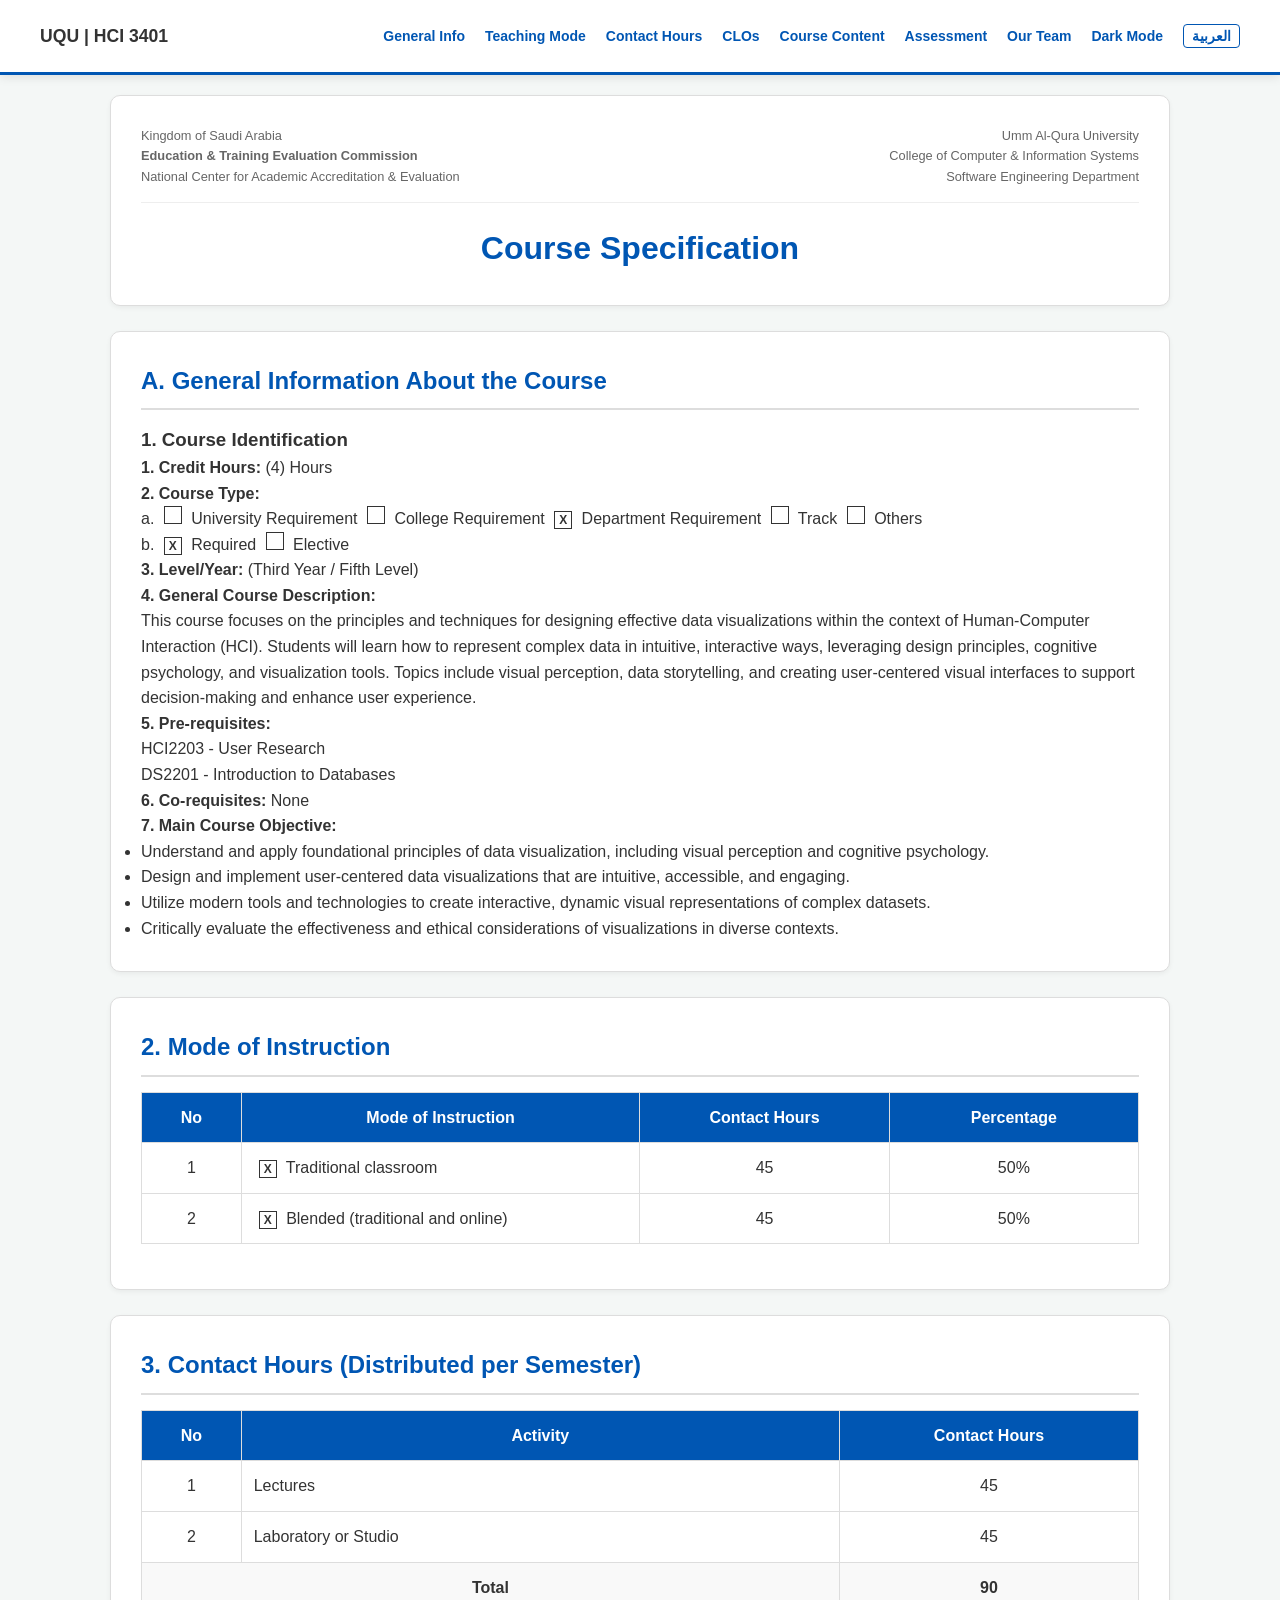
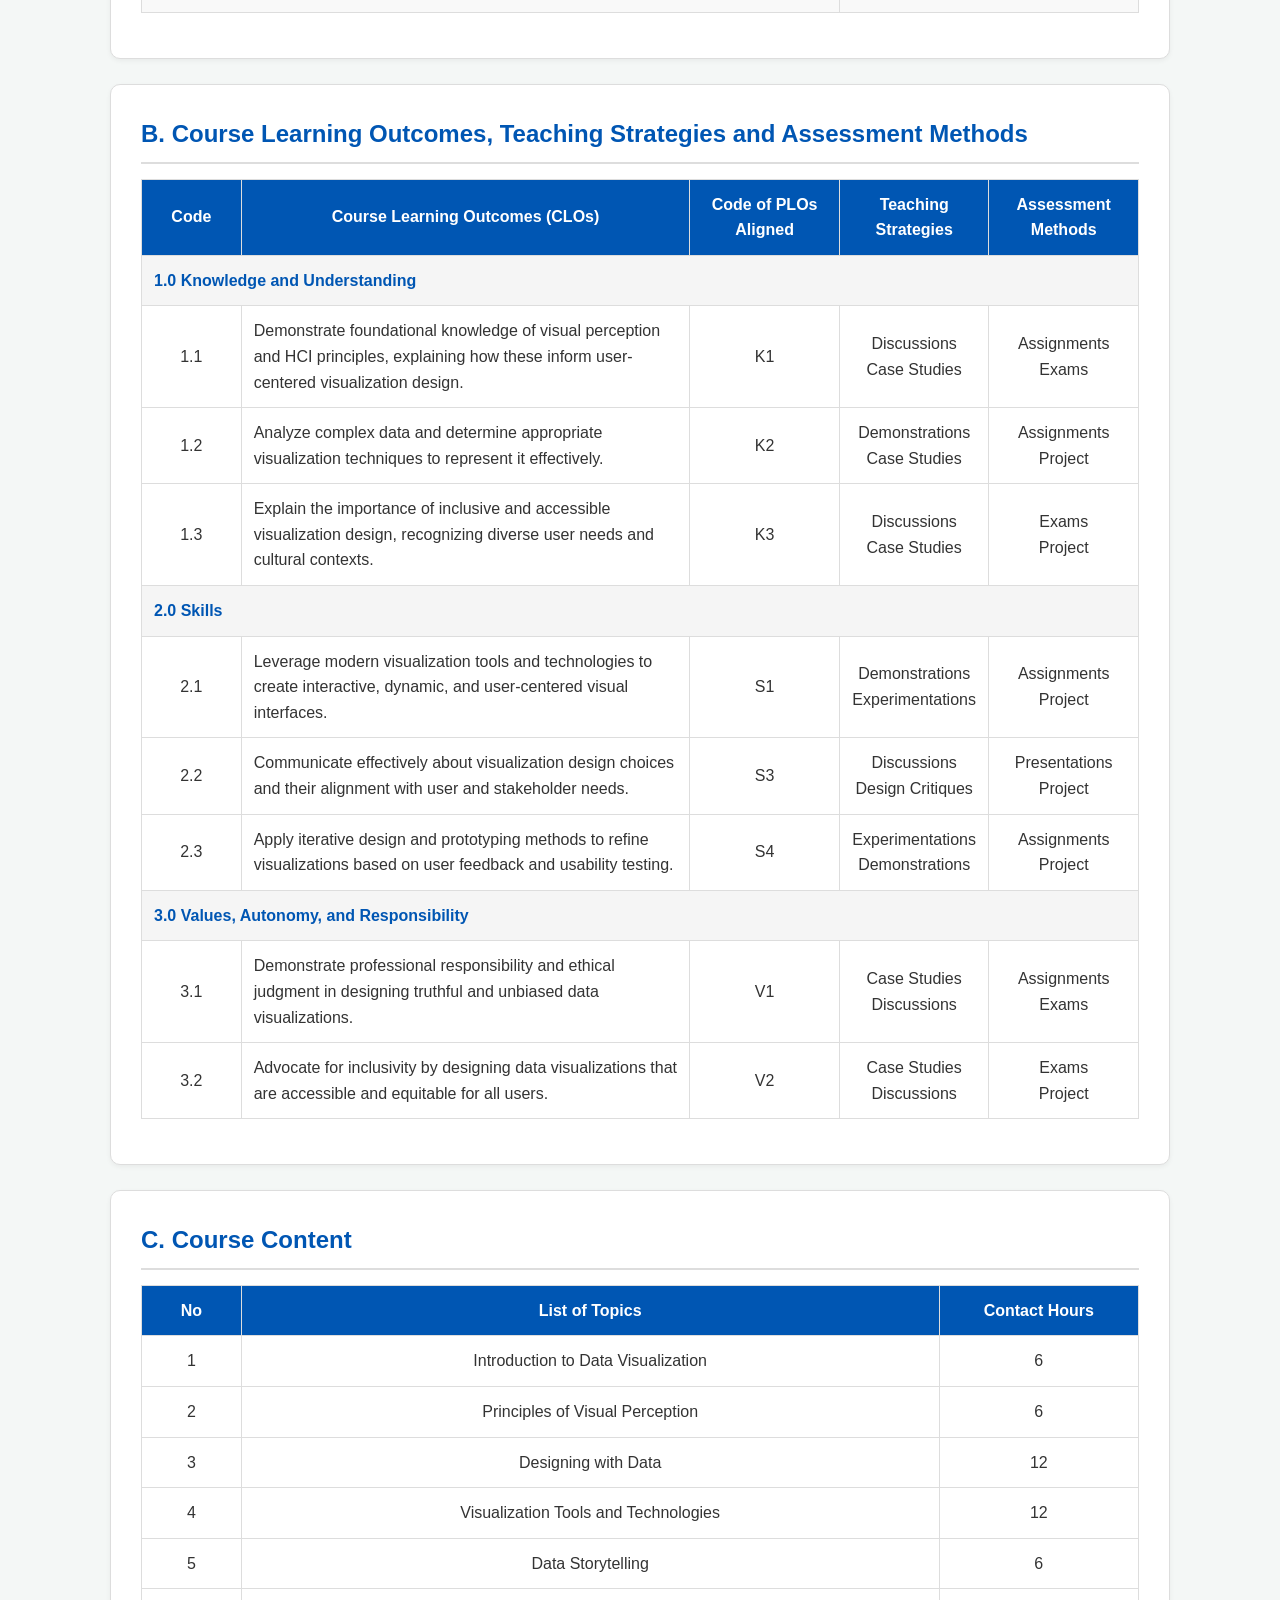
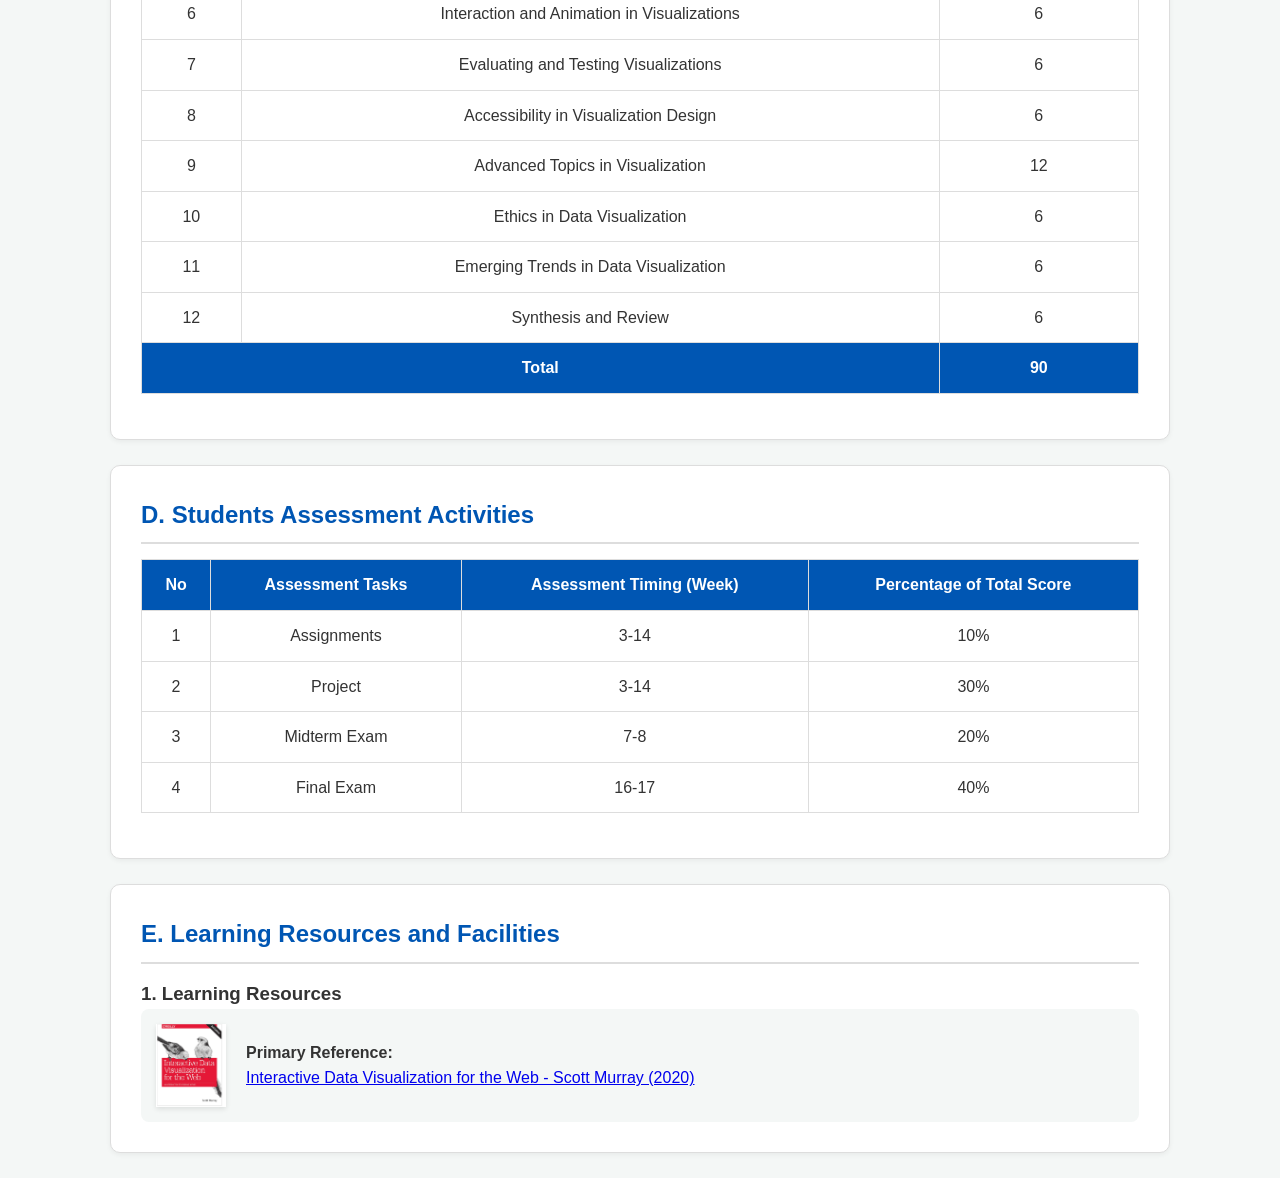
<file: index.html>
<!DOCTYPE html>
<html lang="en" dir="ltr">
<head>
    <meta charset="UTF-8">
    <meta name="viewport" content="width=device-width, initial-scale=1.0">
    <title>Course Specification - Data Visualization Design</title>
    <link rel="stylesheet" href="style.css">
    <style>
        html {
            scroll-behavior: smooth;
        }
    </style>
</head>
<body>

    <nav class="top-navbar">
        <div class="nav-brand">UQU | HCI 3401</div>
        <ul class="nav-links">
            <li><a href="#general-info">General Info</a></li>
            <li><a href="#teaching-mode">Teaching Mode</a></li>
            <li><a href="#contact-hours">Contact Hours</a></li>
            <li><a href="#clos">CLOs</a></li>
            <li><a href="#course-content">Course Content</a></li>
            <li><a href="#assessment-activities">Assessment</a></li>
            <li><a href="team.html">Our Team</a></li>
            <li><a href="en-dark.html">Dark Mode</a></li> <li><a href="ar-light.html" style="color: var(--primary); border: 1px solid var(--primary); padding: 3px 8px; border-radius: 4px;">العربية</a></li>
        </ul>
    </nav>

    <div class="container">
        
        <header class="content-card">
            <div style="display: flex; justify-content: space-between; font-size: 0.8rem; color: #666; padding-bottom: 15px; border-bottom: 1px solid #eee;">
                <div style="text-align: left;">Kingdom of Saudi Arabia<br><b>Education & Training Evaluation Commission</b><br>National Center for Academic Accreditation & Evaluation</div>
                <div style="text-align: right;">Umm Al-Qura University<br>College of Computer & Information Systems<br>Software Engineering Department</div>
            </div>
            <h1 style="margin-top: 20px; text-align: center; color: var(--primary);">Course Specification</h1>
        </header>

        <section id="general-info" class="content-card">
            <h2>A. General Information About the Course</h2>
            <h3>1. Course Identification</h3>
            <p><strong>1. Credit Hours:</strong> (4) Hours</p>
            <p><strong>2. Course Type:</strong></p>
            <p>a. <span class="check-box"></span> University Requirement <span class="check-box"></span> College Requirement <span class="check-box">X</span> Department Requirement <span class="check-box"></span> Track <span class="check-box"></span> Others</p>
            <p>b. <span class="check-box">X</span> Required <span class="check-box"></span> Elective</p>
            <p><strong>3. Level/Year:</strong> (Third Year / Fifth Level)</p>
            <p><strong>4. General Course Description:</strong><br>
            This course focuses on the principles and techniques for designing effective data visualizations within the context of Human-Computer Interaction (HCI). Students will learn how to represent complex data in intuitive, interactive ways, leveraging design principles, cognitive psychology, and visualization tools. Topics include visual perception, data storytelling, and creating user-centered visual interfaces to support decision-making and enhance user experience.</p>
            <p><strong>5. Pre-requisites:</strong><br>
            HCI2203 - User Research <br> DS2201 - Introduction to Databases</p>
            <p><strong>6. Co-requisites:</strong> None</p>
            <p><strong>7. Main Course Objective:</strong></p>
            <ul>
                <li>Understand and apply foundational principles of data visualization, including visual perception and cognitive psychology.</li>
                <li>Design and implement user-centered data visualizations that are intuitive, accessible, and engaging.</li>
                <li>Utilize modern tools and technologies to create interactive, dynamic visual representations of complex datasets.</li>
                <li>Critically evaluate the effectiveness and ethical considerations of visualizations in diverse contexts.</li>
            </ul>
        </section>

        <section id="teaching-mode" class="content-card">
            <h2>2. Mode of Instruction</h2>
            <div class="table-container">
                <table>
                    <thead>
                        <tr>
                            <th style="width: 10%;">No</th>
                            <th style="width: 40%;">Mode of Instruction</th>
                            <th style="width: 25%;">Contact Hours</th>
                            <th style="width: 25%;">Percentage</th>
                        </tr>
                    </thead>
                    <tbody>
                        <tr>
                            <td>1</td>
                            <td style="text-align: left;"><span class="check-box">X</span> Traditional classroom</td>
                            <td>45</td>
                            <td>50%</td>
                        </tr>
                        <tr>
                            <td>2</td>
                            <td style="text-align: left;"><span class="check-box">X</span> Blended (traditional and online)</td>
                            <td>45</td>
                            <td>50%</td>
                        </tr>
                    </tbody>
                </table>
            </div>
        </section>

        <section id="contact-hours" class="content-card">
            <h2>3. Contact Hours (Distributed per Semester)</h2>
            <div class="table-container">
                <table>
                    <thead>
                        <tr>
                            <th style="width: 10%;">No</th>
                            <th style="width: 60%;">Activity</th>
                            <th style="width: 30%;">Contact Hours</th>
                        </tr>
                    </thead>
                    <tbody>
                        <tr><td>1</td><td style="text-align: left;">Lectures</td><td>45</td></tr>
                        <tr><td>2</td><td style="text-align: left;">Laboratory or Studio</td><td>45</td></tr>
                        <tr style="font-weight: bold; background-color: #f9f9f9;">
                            <td colspan="2">Total</td>
                            <td>90</td>
                        </tr>
                    </tbody>
                </table>
            </div>
        </section>

        <section id="clos" class="content-card">
            <h2>B. Course Learning Outcomes, Teaching Strategies and Assessment Methods</h2>
            <div class="table-container">
                <table>
                    <thead>
                        <tr>
                            <th style="width: 10%;">Code</th>
                            <th style="width: 45%;">Course Learning Outcomes (CLOs)</th>
                            <th style="width: 15%;">Code of PLOs Aligned</th>
                            <th style="width: 15%;">Teaching Strategies</th>
                            <th style="width: 15%;">Assessment Methods</th>
                        </tr>
                    </thead>
                    <tbody>
                        <tr style="background-color: #f5f5f5;">
                            <td colspan="5" style="text-align: left; font-weight: bold; color: var(--primary);">1.0 Knowledge and Understanding</td>
                        </tr>
                        <tr>
                            <td>1.1</td>
                            <td style="text-align: left;">Demonstrate foundational knowledge of visual perception and HCI principles, explaining how these inform user-centered visualization design.</td>
                            <td>K1</td>
                            <td>Discussions<br>Case Studies</td>
                            <td>Assignments<br>Exams</td>
                        </tr>
                        <tr>
                            <td>1.2</td>
                            <td style="text-align: left;">Analyze complex data and determine appropriate visualization techniques to represent it effectively.</td>
                            <td>K2</td>
                            <td>Demonstrations<br>Case Studies</td>
                            <td>Assignments<br>Project</td>
                        </tr>
                        <tr>
                            <td>1.3</td>
                            <td style="text-align: left;">Explain the importance of inclusive and accessible visualization design, recognizing diverse user needs and cultural contexts.</td>
                            <td>K3</td>
                            <td>Discussions<br>Case Studies</td>
                            <td>Exams<br>Project</td>
                        </tr>

                        <tr style="background-color: #f5f5f5;">
                            <td colspan="5" style="text-align: left; font-weight: bold; color: var(--primary);">2.0 Skills</td>
                        </tr>
                        <tr>
                            <td>2.1</td>
                            <td style="text-align: left;">Leverage modern visualization tools and technologies to create interactive, dynamic, and user-centered visual interfaces.</td>
                            <td>S1</td>
                            <td>Demonstrations<br>Experimentations</td>
                            <td>Assignments<br>Project</td>
                        </tr>
                        <tr>
                            <td>2.2</td>
                            <td style="text-align: left;">Communicate effectively about visualization design choices and their alignment with user and stakeholder needs.</td>
                            <td>S3</td>
                            <td>Discussions<br>Design Critiques</td>
                            <td>Presentations<br>Project</td>
                        </tr>
                        <tr>
                            <td>2.3</td>
                            <td style="text-align: left;">Apply iterative design and prototyping methods to refine visualizations based on user feedback and usability testing.</td>
                            <td>S4</td>
                            <td>Experimentations<br>Demonstrations</td>
                            <td>Assignments<br>Project</td>
                        </tr>

                        <tr style="background-color: #f5f5f5;">
                            <td colspan="5" style="text-align: left; font-weight: bold; color: var(--primary);">3.0 Values, Autonomy, and Responsibility</td>
                        </tr>
                        <tr>
                            <td>3.1</td>
                            <td style="text-align: left;">Demonstrate professional responsibility and ethical judgment in designing truthful and unbiased data visualizations.</td>
                            <td>V1</td>
                            <td>Case Studies<br>Discussions</td>
                            <td>Assignments<br>Exams</td>
                        </tr>
                        <tr>
                            <td>3.2</td>
                            <td style="text-align: left;">Advocate for inclusivity by designing data visualizations that are accessible and equitable for all users.</td>
                            <td>V2</td>
                            <td>Case Studies<br>Discussions</td>
                            <td>Exams<br>Project</td>
                        </tr>
                    </tbody>
                </table>
            </div>
        </section>

        <section id="course-content" class="content-card">
            <h2>C. Course Content</h2>
            <div class="table-container">
                <table>
                    <thead>
                        <tr>
                            <th style="width: 10%;">No</th>
                            <th style="width: 70%;">List of Topics</th>
                            <th style="width: 20%;">Contact Hours</th>
                        </tr>
                    </thead>
                    <tbody>
                        <tr><td>1</td><td>Introduction to Data Visualization</td><td>6</td></tr>
                        <tr><td>2</td><td>Principles of Visual Perception</td><td>6</td></tr>
                        <tr><td>3</td><td>Designing with Data</td><td>12</td></tr>
                        <tr><td>4</td><td>Visualization Tools and Technologies</td><td>12</td></tr>
                        <tr><td>5</td><td>Data Storytelling</td><td>6</td></tr>
                        <tr><td>6</td><td>Interaction and Animation in Visualizations</td><td>6</td></tr>
                        <tr><td>7</td><td>Evaluating and Testing Visualizations</td><td>6</td></tr>
                        <tr><td>8</td><td>Accessibility in Visualization Design</td><td>6</td></tr>
                        <tr><td>9</td><td>Advanced Topics in Visualization</td><td>12</td></tr>
                        <tr><td>10</td><td>Ethics in Data Visualization</td><td>6</td></tr>
                        <tr><td>11</td><td>Emerging Trends in Data Visualization</td><td>6</td></tr>
                        <tr><td>12</td><td>Synthesis and Review</td><td>6</td></tr>
                    </tbody>
                    <tfoot>
                        <tr style="background-color: var(--primary); color: white; font-weight: bold;">
                            <td colspan="2">Total</td>
                            <td>90</td>
                        </tr>
                    </tfoot>
                </table>
            </div>
        </section>

        <section id="assessment-activities" class="content-card">
            <h2>D. Students Assessment Activities</h2>
            <div class="table-container">
                <table>
                    <thead>
                        <tr>
                            <th>No</th>
                            <th>Assessment Tasks</th>
                            <th>Assessment Timing (Week)</th>
                            <th>Percentage of Total Score</th>
                        </tr>
                    </thead>
                    <tbody>
                        <tr><td>1</td><td>Assignments</td><td>3-14</td><td>10%</td></tr>
                        <tr><td>2</td><td>Project</td><td>3-14</td><td>30%</td></tr>
                        <tr><td>3</td><td>Midterm Exam</td><td>7-8</td><td>20%</td></tr>
                        <tr><td>4</td><td>Final Exam</td><td>16-17</td><td>40%</td></tr>
                    </tbody>
                </table>
            </div>
        </section>

        <section class="content-card">
            <h2>E. Learning Resources and Facilities</h2>
            <h3>1. Learning Resources</h3>
            <div class="ref-container">
                <img src="images/book1.png" alt="Primary Reference Book" class="ref-img">
                <div>
                    <p><strong>Primary Reference:</strong></p>
                    <a href="https://www.amazon.com/Interactive-Data-Visualization-Web-Introduction/dp/1491921285" target="_blank" class="ref-link">
                        Interactive Data Visualization for the Web - Scott Murray (2020)
                    </a>
                </div>
            </div>
        </section>
    </div>

</body>
</html>
</file>
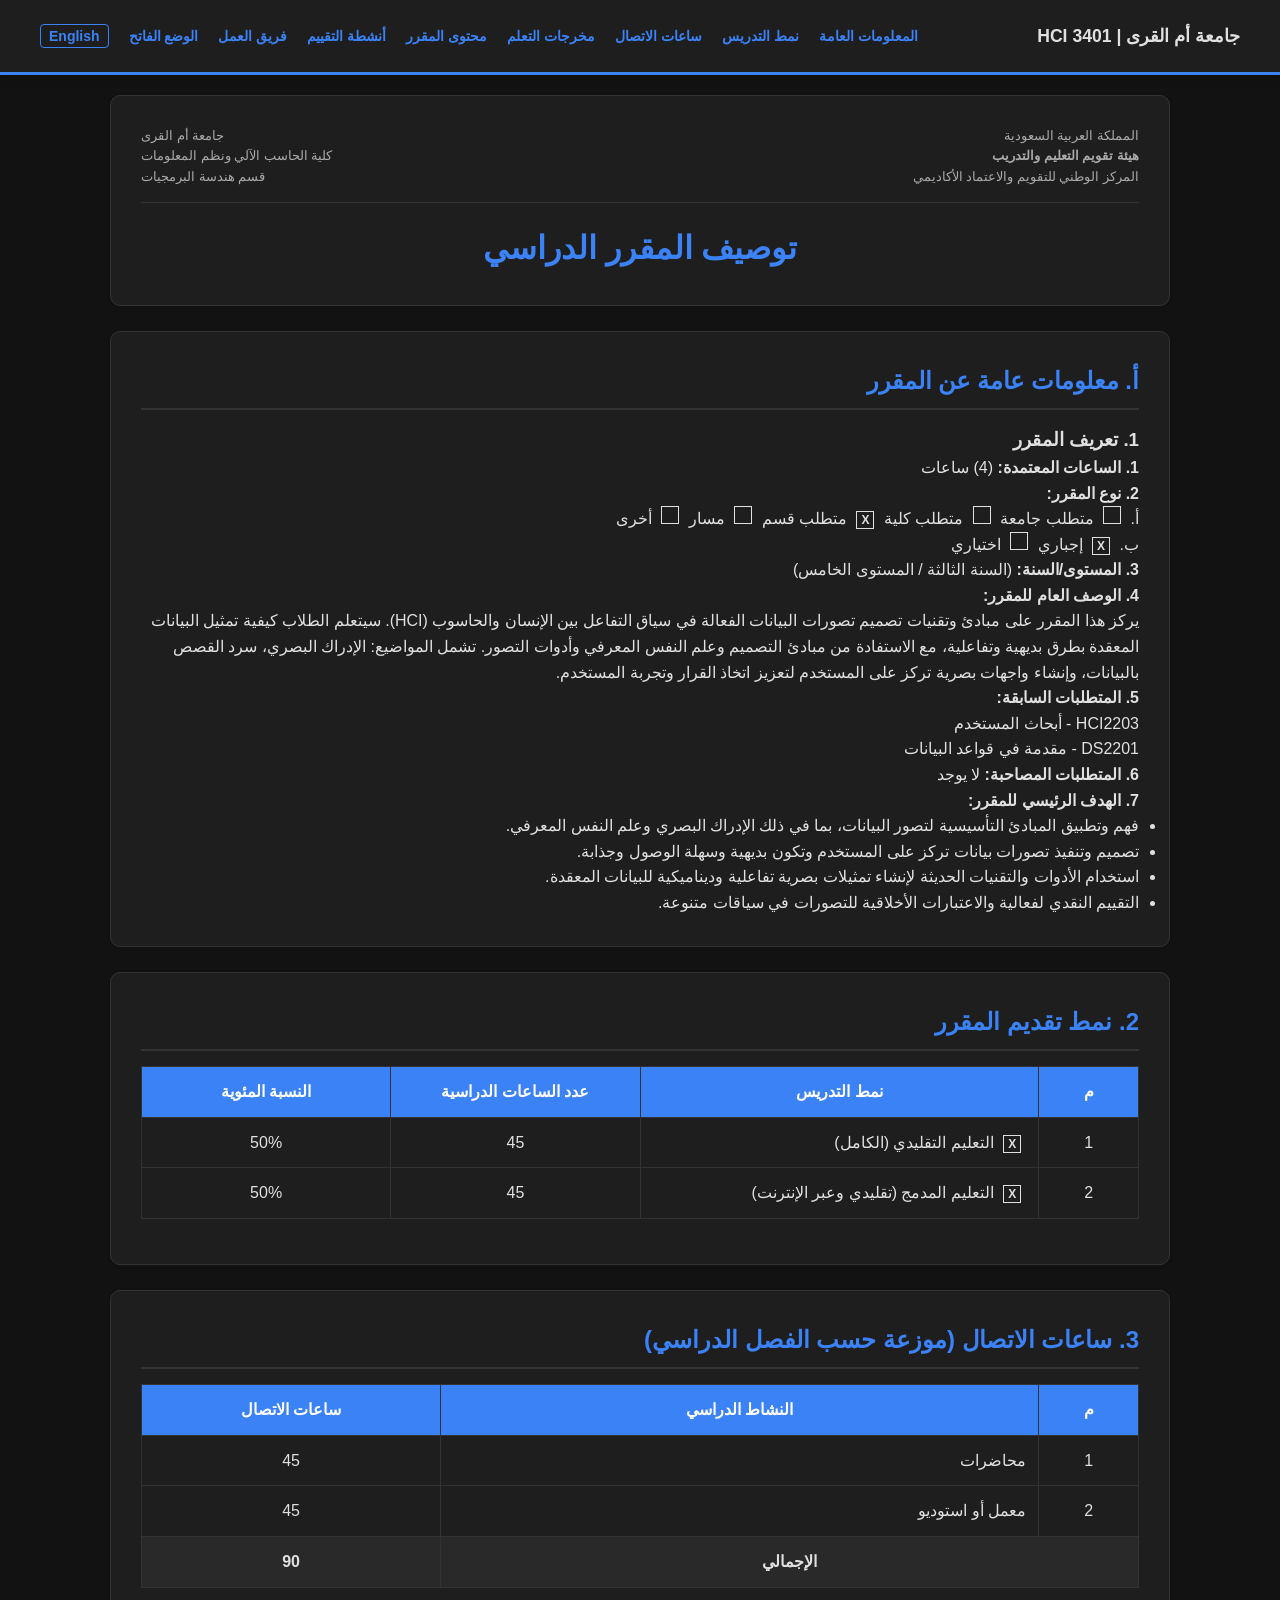
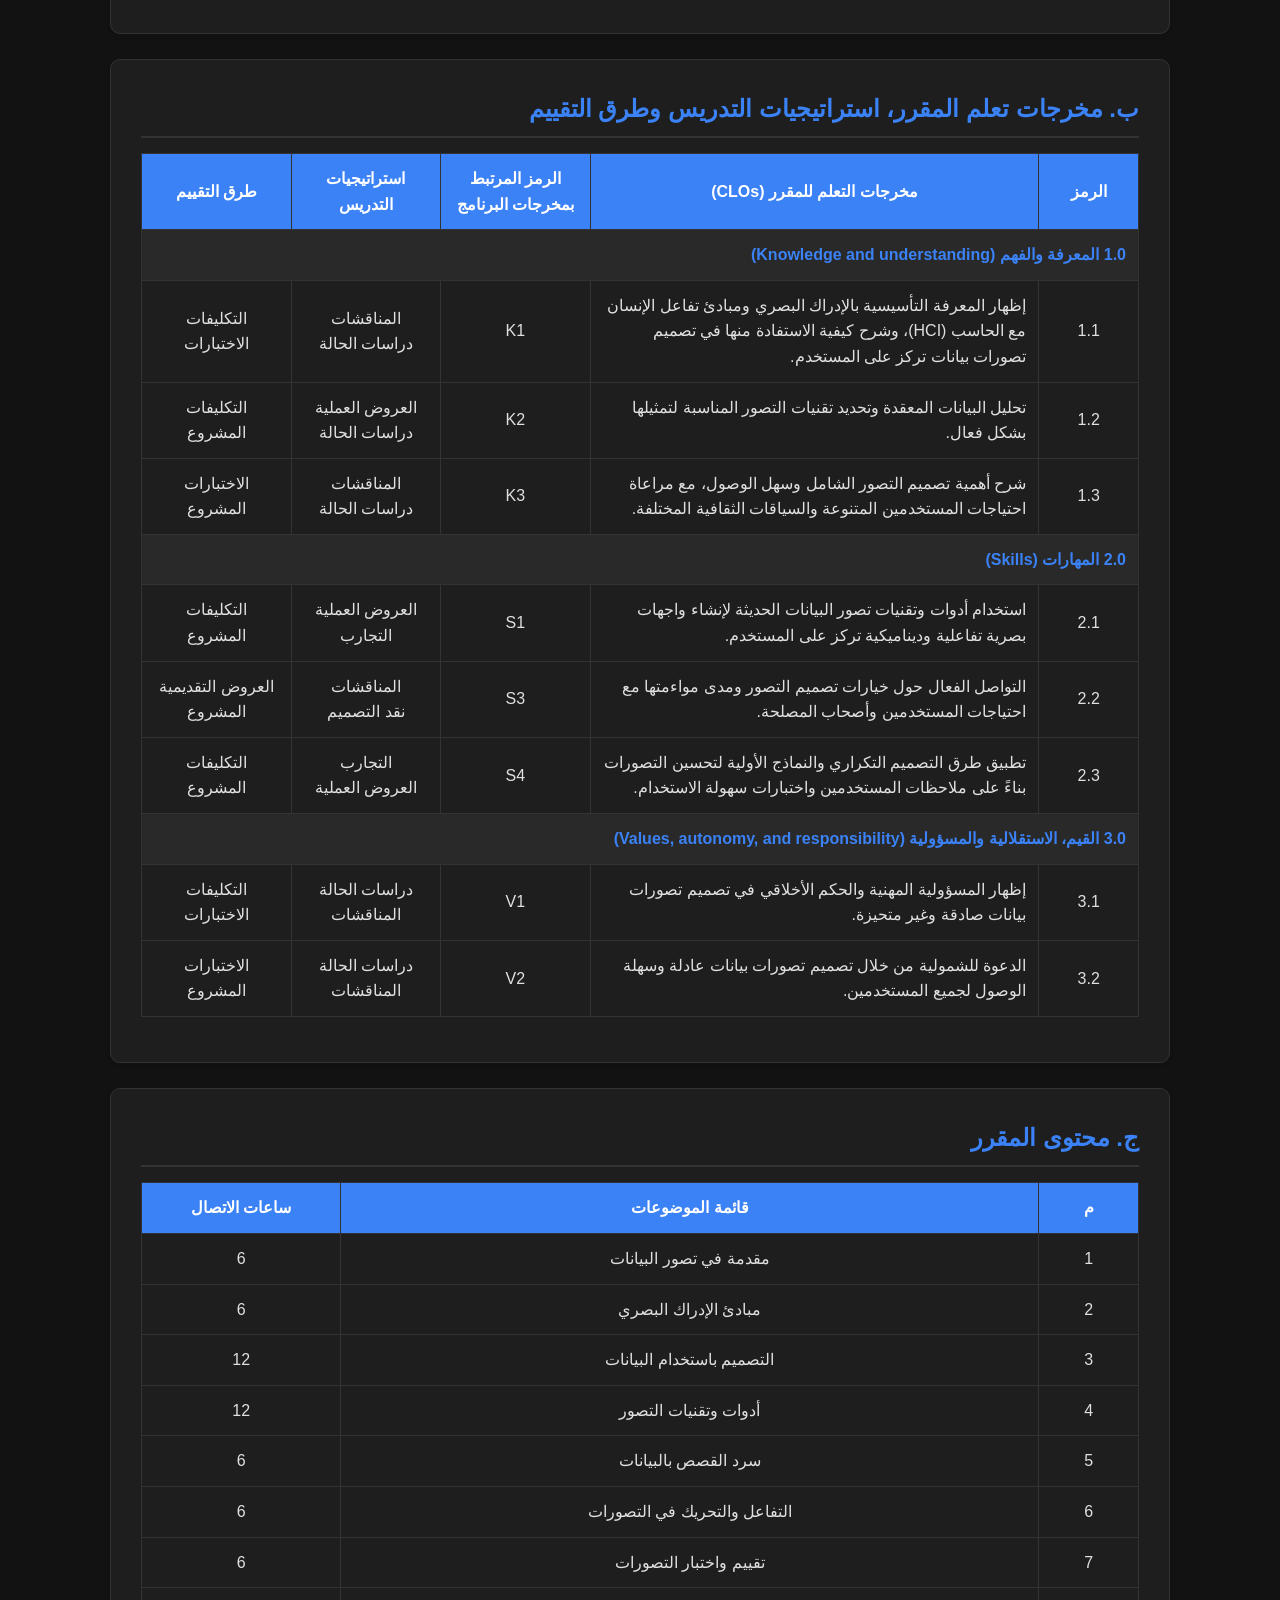
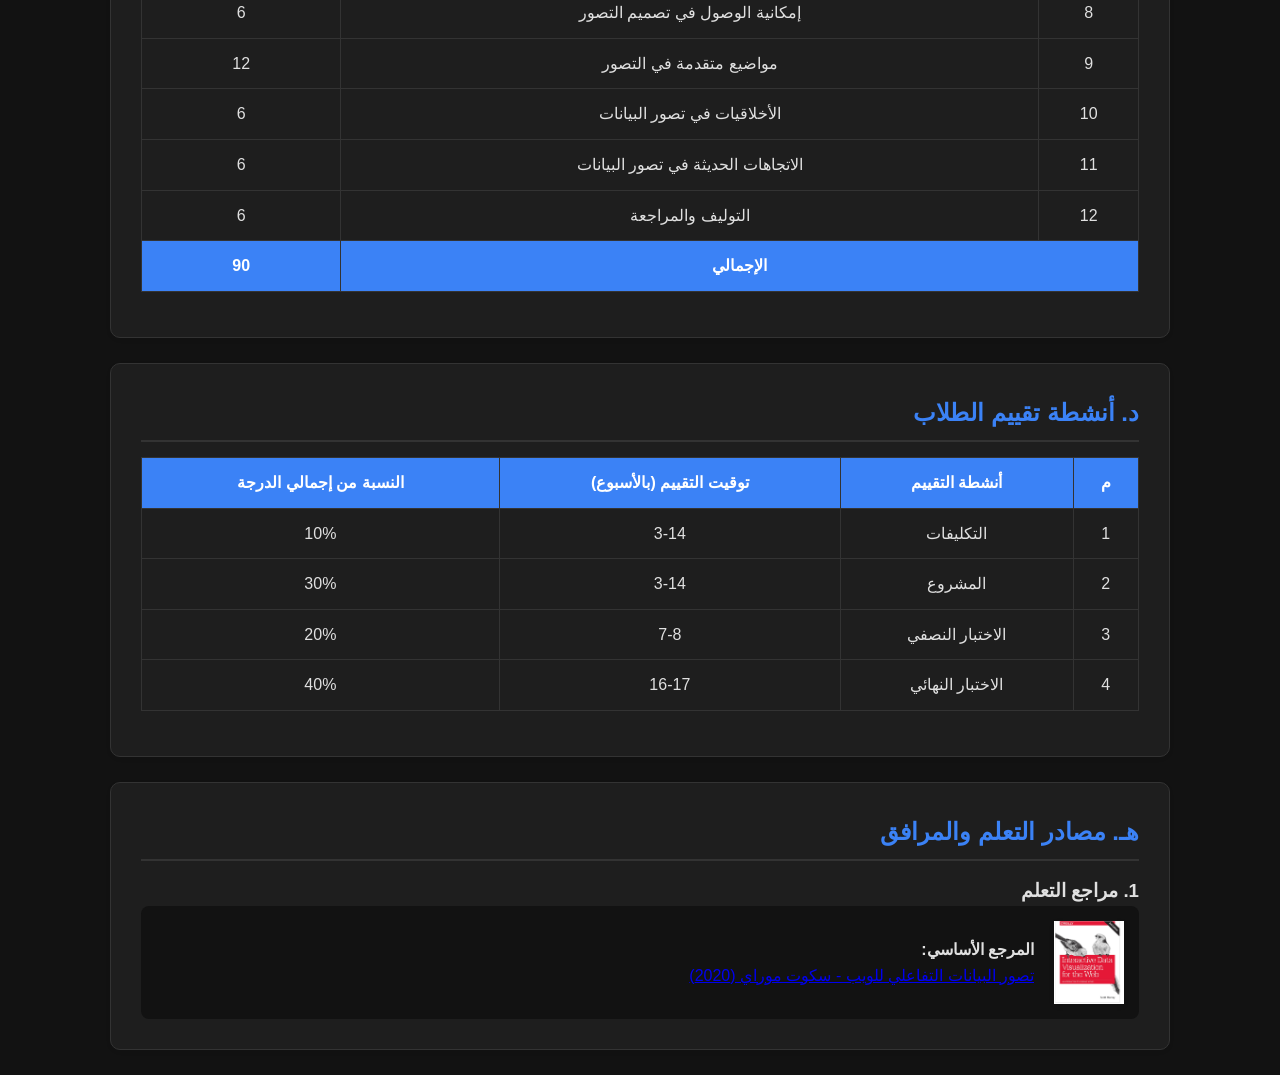
<file: ar-dark.html>
<!DOCTYPE html>
<html lang="ar" dir="rtl">
<head>
    <meta charset="UTF-8">
    <meta name="viewport" content="width=device-width, initial-scale=1.0">
    <title>توصيف مقرر - تصميم تصور البيانات (الوضع الليلي)</title>
    <link rel="stylesheet" href="style.css">
    <style>
        html {
            scroll-behavior: smooth;
        }
    </style>
</head>
<body class="dark-body"> <nav class="top-navbar">
        <div class="nav-brand">جامعة أم القرى | HCI 3401</div>
        <ul class="nav-links">
            <li><a href="#general-info">المعلومات العامة</a></li>
            <li><a href="#teaching-mode">نمط التدريس</a></li>
            <li><a href="#contact-hours">ساعات الاتصال</a></li>
            <li><a href="#clos">مخرجات التعلم</a></li>
            <li><a href="#course-content">محتوى المقرر</a></li>
            <li><a href="#assessment-activities">أنشطة التقييم</a></li>
            <li><a href="team.html">فريق العمل</a></li>
            <li><a href="ar-light.html">الوضع الفاتح</a></li>
            <li><a href="index.html" style="color: var(--primary); border: 1px solid var(--primary); padding: 3px 8px; border-radius: 4px;">English</a></li>
        </ul>
    </nav>

    <div class="container">
        
        <header class="content-card">
            <div style="display: flex; justify-content: space-between; font-size: 0.8rem; color: #aaa; padding-bottom: 15px; border-bottom: 1px solid #333;">
                <div style="text-align: right;">المملكة العربية السعودية<br><b>هيئة تقويم التعليم والتدريب</b><br>المركز الوطني للتقويم والاعتماد الأكاديمي</div>
                <div style="text-align: left;">جامعة أم القرى<br>كلية الحاسب الآلي ونظم المعلومات<br>قسم هندسة البرمجيات</div>
            </div>
            <h1 style="margin-top: 20px; text-align: center; color: var(--primary);">توصيف المقرر الدراسي</h1>
        </header>

        <section id="general-info" class="content-card">
            <h2>أ. معلومات عامة عن المقرر</h2>
            <h3>1. تعريف المقرر</h3>
            <p><strong>1. الساعات المعتمدة:</strong> (4) ساعات</p>
            <p><strong>2. نوع المقرر:</strong></p>
            <p>أ. <span class="check-box"></span> متطلب جامعة <span class="check-box"></span> متطلب كلية <span class="check-box">X</span> متطلب قسم <span class="check-box"></span> مسار <span class="check-box"></span> أخرى</p>
            <p>ب. <span class="check-box">X</span> إجباري <span class="check-box"></span> اختياري</p>
            <p><strong>3. المستوى/السنة:</strong> (السنة الثالثة / المستوى الخامس)</p>
            <p><strong>4. الوصف العام للمقرر:</strong><br>
            يركز هذا المقرر على مبادئ وتقنيات تصميم تصورات البيانات الفعالة في سياق التفاعل بين الإنسان والحاسوب (HCI). سيتعلم الطلاب كيفية تمثيل البيانات المعقدة بطرق بديهية وتفاعلية، مع الاستفادة من مبادئ التصميم وعلم النفس المعرفي وأدوات التصور. تشمل المواضيع: الإدراك البصري، سرد القصص بالبيانات، وإنشاء واجهات بصرية تركز على المستخدم لتعزيز اتخاذ القرار وتجربة المستخدم.</p>
            <p><strong>5. المتطلبات السابقة:</strong><br>
            HCI2203 - أبحاث المستخدم <br> DS2201 - مقدمة في قواعد البيانات</p>
            <p><strong>6. المتطلبات المصاحبة:</strong> لا يوجد</p>
            <p><strong>7. الهدف الرئيسي للمقرر:</strong></p>
            <ul>
                <li>فهم وتطبيق المبادئ التأسيسية لتصور البيانات، بما في ذلك الإدراك البصري وعلم النفس المعرفي.</li>
                <li>تصميم وتنفيذ تصورات بيانات تركز على المستخدم وتكون بديهية وسهلة الوصول وجذابة.</li>
                <li>استخدام الأدوات والتقنيات الحديثة لإنشاء تمثيلات بصرية تفاعلية وديناميكية للبيانات المعقدة.</li>
                <li>التقييم النقدي لفعالية والاعتبارات الأخلاقية للتصورات في سياقات متنوعة.</li>
            </ul>
        </section>

        <section id="teaching-mode" class="content-card">
            <h2>2. نمط تقديم المقرر</h2>
            <div class="table-container">
                <table>
                    <thead>
                        <tr>
                            <th style="width: 10%;">م</th>
                            <th style="width: 40%;">نمط التدريس</th>
                            <th style="width: 25%;">عدد الساعات الدراسية</th>
                            <th style="width: 25%;">النسبة المئوية</th>
                        </tr>
                    </thead>
                    <tbody>
                        <tr>
                            <td>1</td>
                            <td style="text-align: right;"><span class="check-box">X</span> التعليم التقليدي (الكامل)</td>
                            <td>45</td>
                            <td>50%</td>
                        </tr>
                        <tr>
                            <td>2</td>
                            <td style="text-align: right;"><span class="check-box">X</span> التعليم المدمج (تقليدي وعبر الإنترنت)</td>
                            <td>45</td>
                            <td>50%</td>
                        </tr>
                    </tbody>
                </table>
            </div>
        </section>

        <section id="contact-hours" class="content-card">
            <h2>3. ساعات الاتصال (موزعة حسب الفصل الدراسي)</h2>
            <div class="table-container">
                <table>
                    <thead>
                        <tr>
                            <th style="width: 10%;">م</th>
                            <th style="width: 60%;">النشاط الدراسي</th>
                            <th style="width: 30%;">ساعات الاتصال</th>
                        </tr>
                    </thead>
                    <tbody>
                        <tr><td>1</td><td style="text-align: right;">محاضرات</td><td>45</td></tr>
                        <tr><td>2</td><td style="text-align: right;">معمل أو استوديو</td><td>45</td></tr>
                        <tr style="font-weight: bold; background-color: rgba(255,255,255,0.05);">
                            <td colspan="2">الإجمالي</td>
                            <td>90</td>
                        </tr>
                    </tbody>
                </table>
            </div>
        </section>

        <section id="clos" class="content-card">
            <h2>ب. مخرجات تعلم المقرر، استراتيجيات التدريس وطرق التقييم</h2>
            <div class="table-container">
                <table>
                    <thead>
                        <tr>
                            <th style="width: 10%;">الرمز</th>
                            <th style="width: 45%;">مخرجات التعلم للمقرر (CLOs)</th>
                            <th style="width: 15%;">الرمز المرتبط بمخرجات البرنامج</th>
                            <th style="width: 15%;">استراتيجيات التدريس</th>
                            <th style="width: 15%;">طرق التقييم</th>
                        </tr>
                    </thead>
                    <tbody>
                        <tr style="background-color: rgba(255,255,255,0.05);">
                            <td colspan="5" style="text-align: right; font-weight: bold; color: var(--primary);">1.0 المعرفة والفهم (Knowledge and understanding)</td>
                        </tr>
                        <tr>
                            <td>1.1</td>
                            <td style="text-align: right;">إظهار المعرفة التأسيسية بالإدراك البصري ومبادئ تفاعل الإنسان مع الحاسب (HCI)، وشرح كيفية الاستفادة منها في تصميم تصورات بيانات تركز على المستخدم.</td>
                            <td>K1</td>
                            <td>المناقشات<br>دراسات الحالة</td>
                            <td>التكليفات<br>الاختبارات</td>
                        </tr>
                        <tr>
                            <td>1.2</td>
                            <td style="text-align: right;">تحليل البيانات المعقدة وتحديد تقنيات التصور المناسبة لتمثيلها بشكل فعال.</td>
                            <td>K2</td>
                            <td>العروض العملية<br>دراسات الحالة</td>
                            <td>التكليفات<br>المشروع</td>
                        </tr>
                        <tr>
                            <td>1.3</td>
                            <td style="text-align: right;">شرح أهمية تصميم التصور الشامل وسهل الوصول، مع مراعاة احتياجات المستخدمين المتنوعة والسياقات الثقافية المختلفة.</td>
                            <td>K3</td>
                            <td>المناقشات<br>دراسات الحالة</td>
                            <td>الاختبارات<br>المشروع</td>
                        </tr>

                        <tr style="background-color: rgba(255,255,255,0.05);">
                            <td colspan="5" style="text-align: right; font-weight: bold; color: var(--primary);">2.0 المهارات (Skills)</td>
                        </tr>
                        <tr>
                            <td>2.1</td>
                            <td style="text-align: right;">استخدام أدوات وتقنيات تصور البيانات الحديثة لإنشاء واجهات بصرية تفاعلية وديناميكية تركز على المستخدم.</td>
                            <td>S1</td>
                            <td>العروض العملية<br>التجارب</td>
                            <td>التكليفات<br>المشروع</td>
                        </tr>
                        <tr>
                            <td>2.2</td>
                            <td style="text-align: right;">التواصل الفعال حول خيارات تصميم التصور ومدى مواءمتها مع احتياجات المستخدمين وأصحاب المصلحة.</td>
                            <td>S3</td>
                            <td>المناقشات<br>نقد التصميم</td>
                            <td>العروض التقديمية<br>المشروع</td>
                        </tr>
                        <tr>
                            <td>2.3</td>
                            <td style="text-align: right;">تطبيق طرق التصميم التكراري والنماذج الأولية لتحسين التصورات بناءً على ملاحظات المستخدمين واختبارات سهولة الاستخدام.</td>
                            <td>S4</td>
                            <td>التجارب<br>العروض العملية</td>
                            <td>التكليفات<br>المشروع</td>
                        </tr>

                        <tr style="background-color: rgba(255,255,255,0.05);">
                            <td colspan="5" style="text-align: right; font-weight: bold; color: var(--primary);">3.0 القيم، الاستقلالية والمسؤولية (Values, autonomy, and responsibility)</td>
                        </tr>
                        <tr>
                            <td>3.1</td>
                            <td style="text-align: right;">إظهار المسؤولية المهنية والحكم الأخلاقي في تصميم تصورات بيانات صادقة وغير متحيزة.</td>
                            <td>V1</td>
                            <td>دراسات الحالة<br>المناقشات</td>
                            <td>التكليفات<br>الاختبارات</td>
                        </tr>
                        <tr>
                            <td>3.2</td>
                            <td style="text-align: right;">الدعوة للشمولية من خلال تصميم تصورات بيانات عادلة وسهلة الوصول لجميع المستخدمين.</td>
                            <td>V2</td>
                            <td>دراسات الحالة<br>المناقشات</td>
                            <td>الاختبارات<br>المشروع</td>
                        </tr>
                    </tbody>
                </table>
            </div>
        </section>

        <section id="course-content" class="content-card">
            <h2>ج. محتوى المقرر</h2>
            <div class="table-container">
                <table>
                    <thead>
                        <tr>
                            <th style="width: 10%;">م</th>
                            <th style="width: 70%;">قائمة الموضوعات</th>
                            <th style="width: 20%;">ساعات الاتصال</th>
                        </tr>
                    </thead>
                    <tbody>
                        <tr><td>1</td><td>مقدمة في تصور البيانات</td><td>6</td></tr>
                        <tr><td>2</td><td>مبادئ الإدراك البصري</td><td>6</td></tr>
                        <tr><td>3</td><td>التصميم باستخدام البيانات</td><td>12</td></tr>
                        <tr><td>4</td><td>أدوات وتقنيات التصور</td><td>12</td></tr>
                        <tr><td>5</td><td>سرد القصص بالبيانات</td><td>6</td></tr>
                        <tr><td>6</td><td>التفاعل والتحريك في التصورات</td><td>6</td></tr>
                        <tr><td>7</td><td>تقييم واختبار التصورات</td><td>6</td></tr>
                        <tr><td>8</td><td>إمكانية الوصول في تصميم التصور</td><td>6</td></tr>
                        <tr><td>9</td><td>مواضيع متقدمة في التصور</td><td>12</td></tr>
                        <tr><td>10</td><td>الأخلاقيات في تصور البيانات</td><td>6</td></tr>
                        <tr><td>11</td><td>الاتجاهات الحديثة في تصور البيانات</td><td>6</td></tr>
                        <tr><td>12</td><td>التوليف والمراجعة</td><td>6</td></tr>
                    </tbody>
                    <tfoot>
                        <tr style="background-color: var(--primary); color: white; font-weight: bold;">
                            <td colspan="2">الإجمالي</td>
                            <td>90</td>
                        </tr>
                    </tfoot>
                </table>
            </div>
        </section>

        <section id="assessment-activities" class="content-card">
            <h2>د. أنشطة تقييم الطلاب</h2>
            <div class="table-container">
                <table>
                    <thead>
                        <tr>
                            <th>م</th>
                            <th>أنشطة التقييم</th>
                            <th>توقيت التقييم (بالأسبوع)</th>
                            <th>النسبة من إجمالي الدرجة</th>
                        </tr>
                    </thead>
                    <tbody>
                        <tr><td>1</td><td>التكليفات</td><td>3-14</td><td>10%</td></tr>
                        <tr><td>2</td><td>المشروع</td><td>3-14</td><td>30%</td></tr>
                        <tr><td>3</td><td>الاختبار النصفي</td><td>7-8</td><td>20%</td></tr>
                        <tr><td>4</td><td>الاختبار النهائي</td><td>16-17</td><td>40%</td></tr>
                    </tbody>
                </table>
            </div>
        </section>

        <section class="content-card">
            <h2>هـ. مصادر التعلم والمرافق</h2>
            <h3>1. مراجع التعلم</h3>
            <div class="ref-container">
                <img src="images/book1.png" alt="المرجع الأساسي" class="ref-img">
                <div>
                    <p><strong>المرجع الأساسي:</strong></p>
                    <a href="https://www.amazon.com/Interactive-Data-Visualization-Web-Introduction/dp/1491921285" target="_blank" class="ref-link">
                        تصور البيانات التفاعلي للويب - سكوت موراي (2020)
                    </a>
                </div>
            </div>
        </section>
    </div>

</body>
</html>
</file>
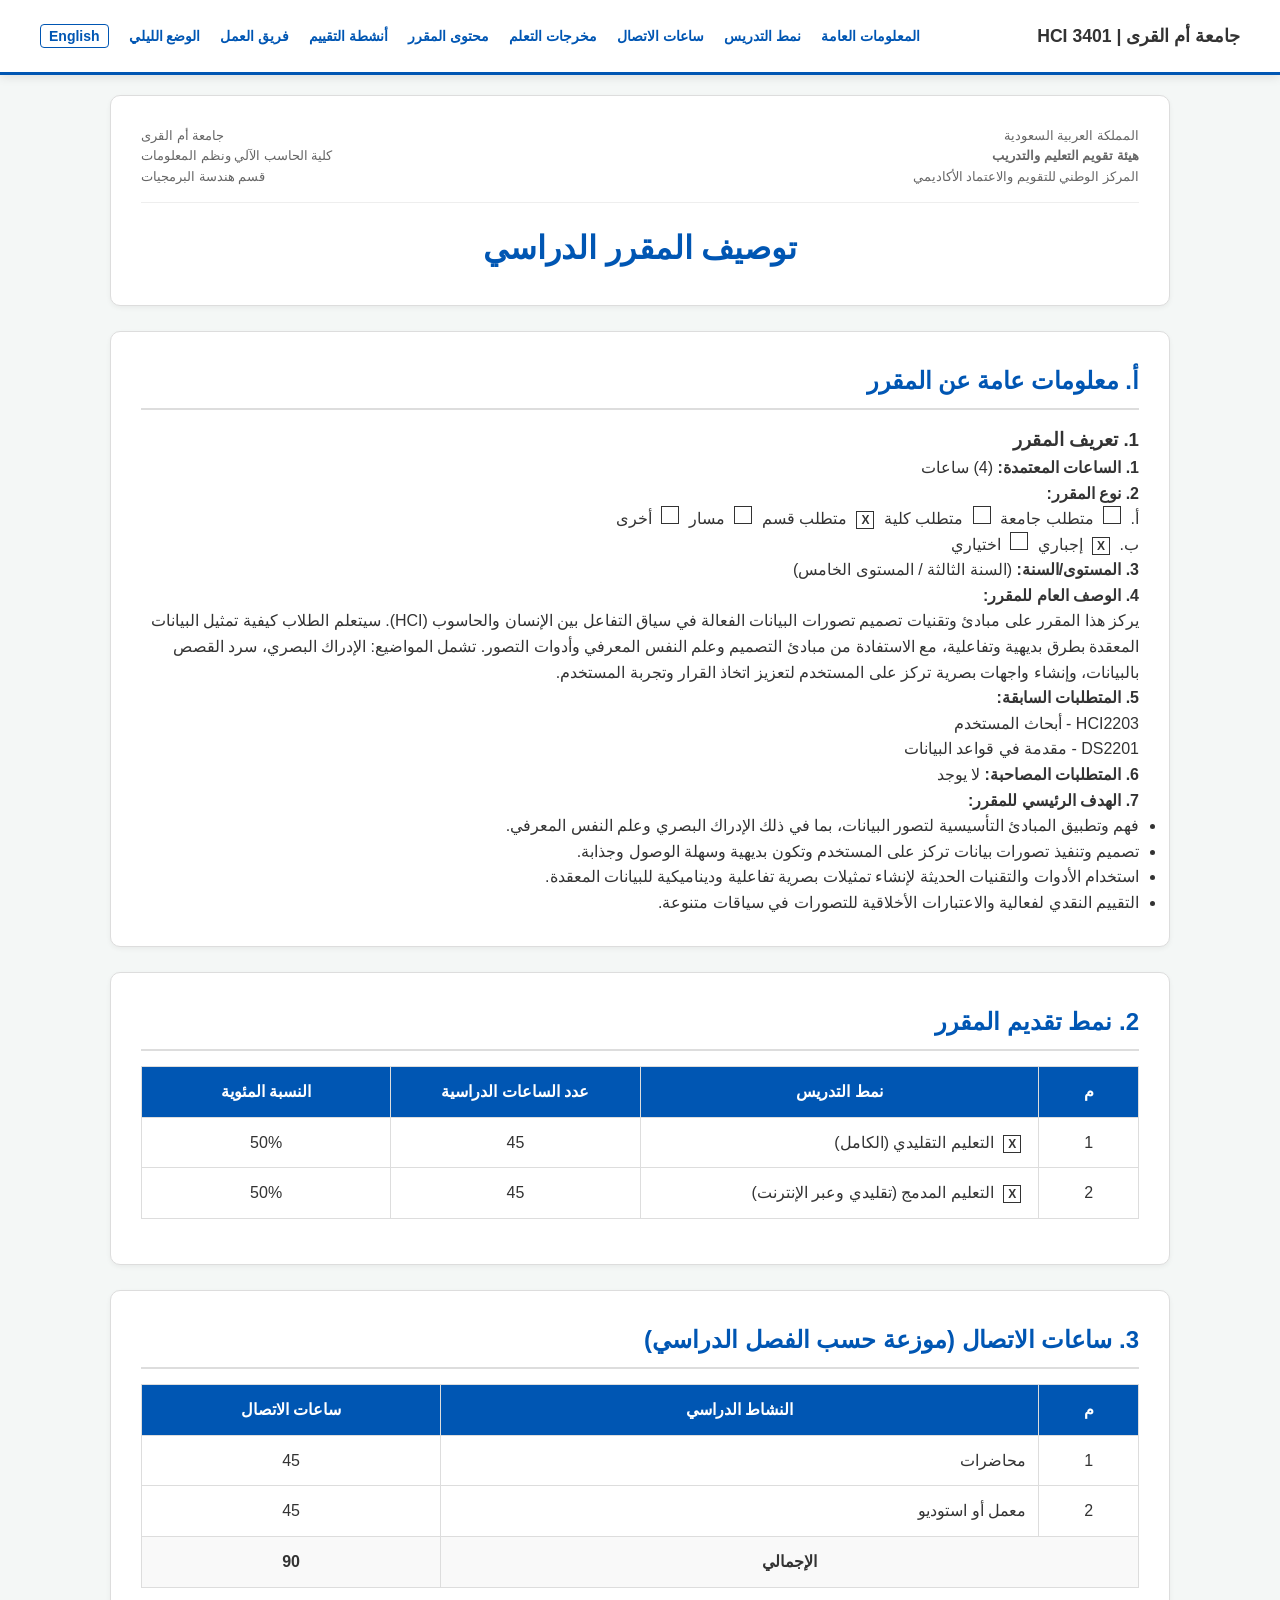
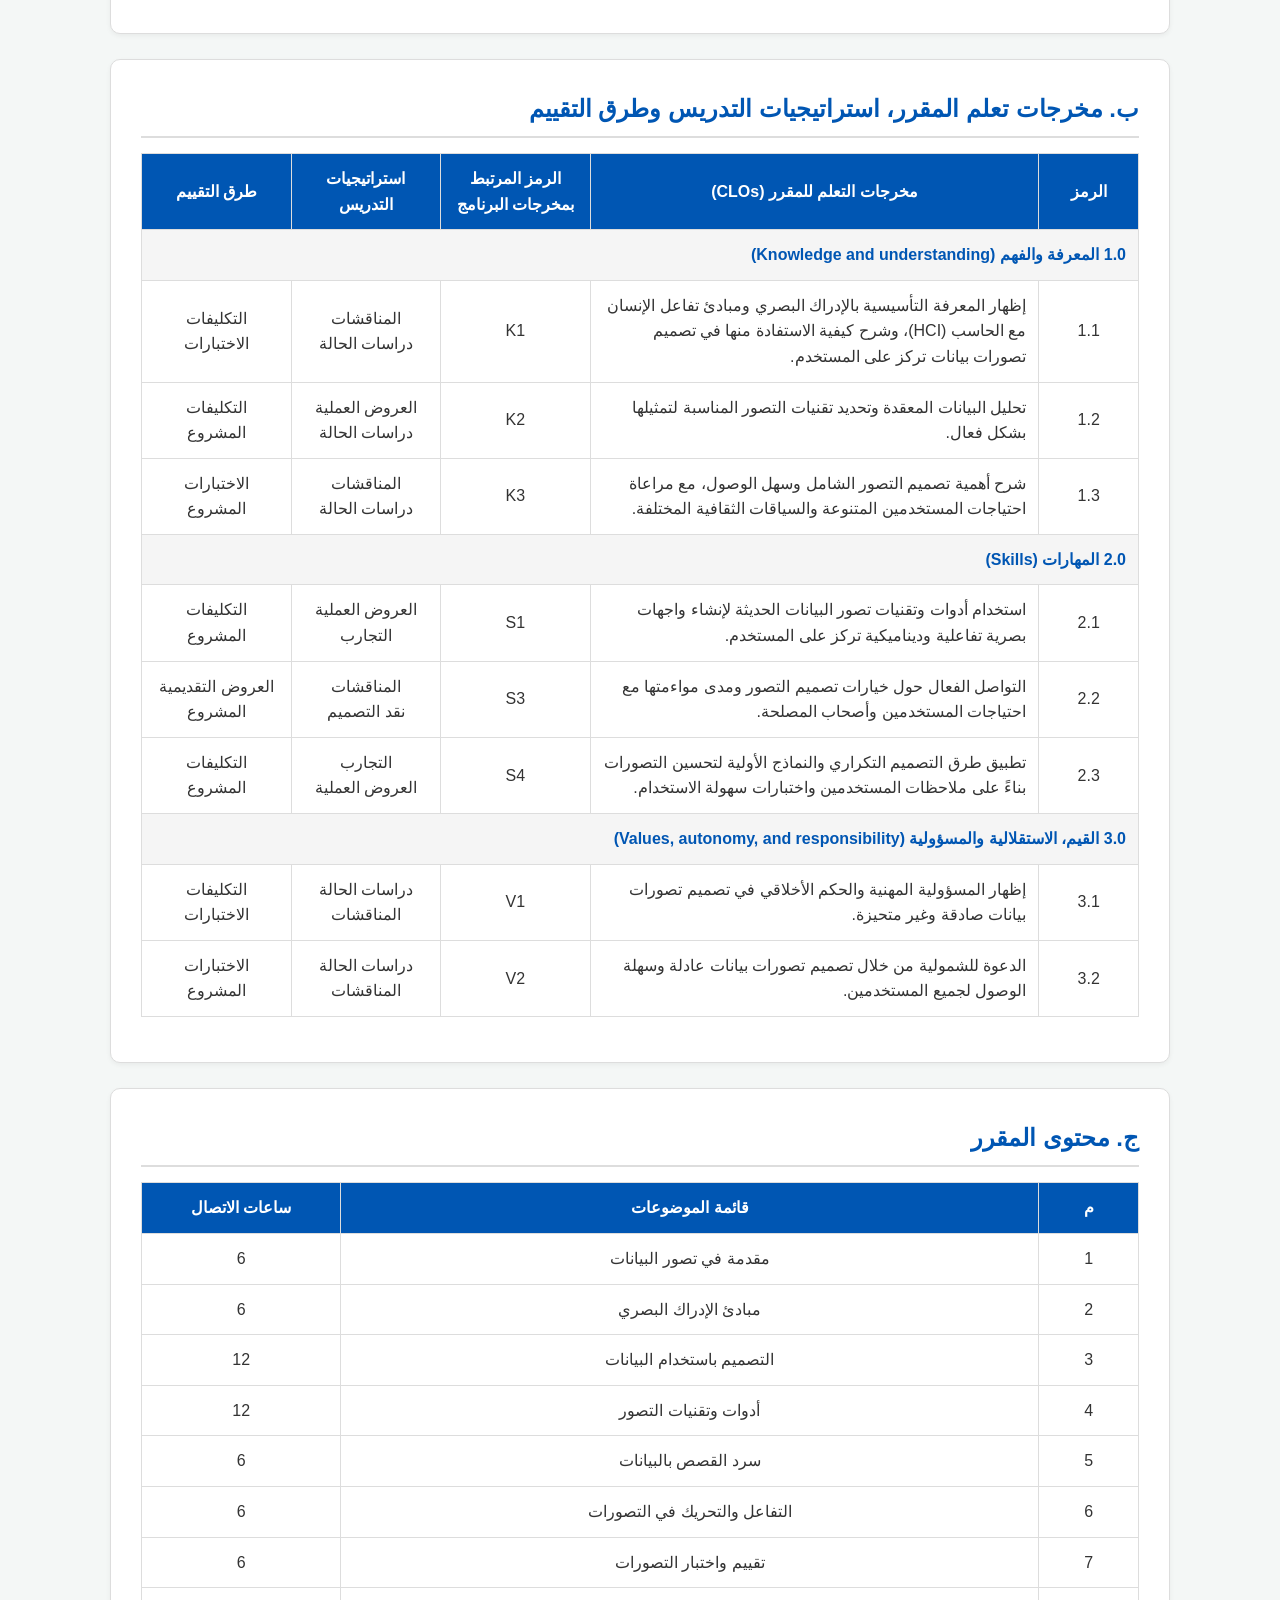
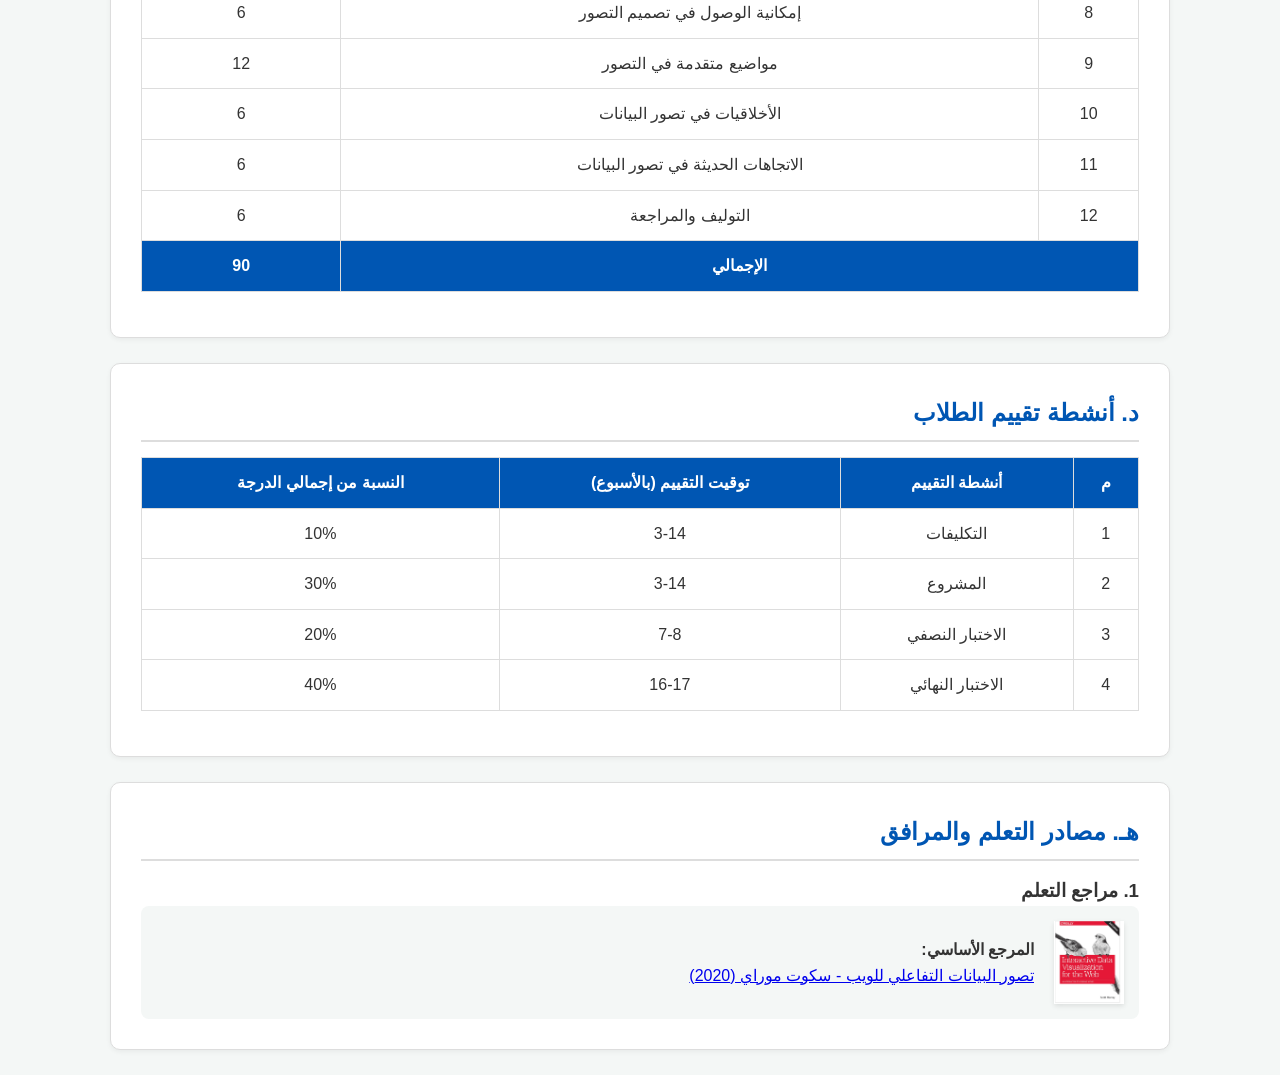
<file: ar-light.html>
<!DOCTYPE html>
<html lang="ar" dir="rtl">
<head>
    <meta charset="UTF-8">
    <meta name="viewport" content="width=device-width, initial-scale=1.0">
    <title>توصيف مقرر - تصميم تصور البيانات</title>
    <link rel="stylesheet" href="style.css">
    <style>
        html {
            scroll-behavior: smooth;
        }
    </style>
</head>
<body>

    <nav class="top-navbar">
        <div class="nav-brand">جامعة أم القرى | HCI 3401</div>
        <ul class="nav-links">
            <li><a href="#general-info">المعلومات العامة</a></li>
            <li><a href="#teaching-mode">نمط التدريس</a></li>
            <li><a href="#contact-hours">ساعات الاتصال</a></li>
            <li><a href="#clos">مخرجات التعلم</a></li>
            <li><a href="#course-content">محتوى المقرر</a></li>
            <li><a href="#assessment-activities">أنشطة التقييم</a></li>
            <li><a href="team.html">فريق العمل</a></li>
            <li><a href="ar-dark.html">الوضع الليلي</a></li>
            <li><a href="index.html" style="color: var(--primary); border: 1px solid var(--primary); padding: 3px 8px; border-radius: 4px;">English</a></li>
        </ul>
    </nav>

    <div class="container">
        
        <header class="content-card">
            <div style="display: flex; justify-content: space-between; font-size: 0.8rem; color: #666; padding-bottom: 15px; border-bottom: 1px solid #eee;">
                <div style="text-align: right;">المملكة العربية السعودية<br><b>هيئة تقويم التعليم والتدريب</b><br>المركز الوطني للتقويم والاعتماد الأكاديمي</div>
                <div style="text-align: left;">جامعة أم القرى<br>كلية الحاسب الآلي ونظم المعلومات<br>قسم هندسة البرمجيات</div>
            </div>
            <h1 style="margin-top: 20px; text-align: center; color: var(--primary);">توصيف المقرر الدراسي</h1>
        </header>

        <section id="general-info" class="content-card">
            <h2>أ. معلومات عامة عن المقرر</h2>
            <h3>1. تعريف المقرر</h3>
            <p><strong>1. الساعات المعتمدة:</strong> (4) ساعات</p>
            <p><strong>2. نوع المقرر:</strong></p>
            <p>أ. <span class="check-box"></span> متطلب جامعة <span class="check-box"></span> متطلب كلية <span class="check-box">X</span> متطلب قسم <span class="check-box"></span> مسار <span class="check-box"></span> أخرى</p>
            <p>ب. <span class="check-box">X</span> إجباري <span class="check-box"></span> اختياري</p>
            <p><strong>3. المستوى/السنة:</strong> (السنة الثالثة / المستوى الخامس)</p>
            <p><strong>4. الوصف العام للمقرر:</strong><br>
            يركز هذا المقرر على مبادئ وتقنيات تصميم تصورات البيانات الفعالة في سياق التفاعل بين الإنسان والحاسوب (HCI). سيتعلم الطلاب كيفية تمثيل البيانات المعقدة بطرق بديهية وتفاعلية، مع الاستفادة من مبادئ التصميم وعلم النفس المعرفي وأدوات التصور. تشمل المواضيع: الإدراك البصري، سرد القصص بالبيانات، وإنشاء واجهات بصرية تركز على المستخدم لتعزيز اتخاذ القرار وتجربة المستخدم.</p>
            <p><strong>5. المتطلبات السابقة:</strong><br>
            HCI2203 - أبحاث المستخدم <br> DS2201 - مقدمة في قواعد البيانات</p>
            <p><strong>6. المتطلبات المصاحبة:</strong> لا يوجد</p>
            <p><strong>7. الهدف الرئيسي للمقرر:</strong></p>
            <ul>
                <li>فهم وتطبيق المبادئ التأسيسية لتصور البيانات، بما في ذلك الإدراك البصري وعلم النفس المعرفي.</li>
                <li>تصميم وتنفيذ تصورات بيانات تركز على المستخدم وتكون بديهية وسهلة الوصول وجذابة.</li>
                <li>استخدام الأدوات والتقنيات الحديثة لإنشاء تمثيلات بصرية تفاعلية وديناميكية للبيانات المعقدة.</li>
                <li>التقييم النقدي لفعالية والاعتبارات الأخلاقية للتصورات في سياقات متنوعة.</li>
            </ul>
        </section>

        <section id="teaching-mode" class="content-card">
            <h2>2. نمط تقديم المقرر</h2>
            <div class="table-container">
                <table>
                    <thead>
                        <tr>
                            <th style="width: 10%;">م</th>
                            <th style="width: 40%;">نمط التدريس</th>
                            <th style="width: 25%;">عدد الساعات الدراسية</th>
                            <th style="width: 25%;">النسبة المئوية</th>
                        </tr>
                    </thead>
                    <tbody>
                        <tr>
                            <td>1</td>
                            <td style="text-align: right;"><span class="check-box">X</span> التعليم التقليدي (الكامل)</td>
                            <td>45</td>
                            <td>50%</td>
                        </tr>
                        <tr>
                            <td>2</td>
                            <td style="text-align: right;"><span class="check-box">X</span> التعليم المدمج (تقليدي وعبر الإنترنت)</td>
                            <td>45</td>
                            <td>50%</td>
                        </tr>
                    </tbody>
                </table>
            </div>
        </section>

        <section id="contact-hours" class="content-card">
            <h2>3. ساعات الاتصال (موزعة حسب الفصل الدراسي)</h2>
            <div class="table-container">
                <table>
                    <thead>
                        <tr>
                            <th style="width: 10%;">م</th>
                            <th style="width: 60%;">النشاط الدراسي</th>
                            <th style="width: 30%;">ساعات الاتصال</th>
                        </tr>
                    </thead>
                    <tbody>
                        <tr><td>1</td><td style="text-align: right;">محاضرات</td><td>45</td></tr>
                        <tr><td>2</td><td style="text-align: right;">معمل أو استوديو</td><td>45</td></tr>
                        <tr style="font-weight: bold; background-color: #f9f9f9;">
                            <td colspan="2">الإجمالي</td>
                            <td>90</td>
                        </tr>
                    </tbody>
                </table>
            </div>
        </section>

        <section id="clos" class="content-card">
            <h2>ب. مخرجات تعلم المقرر، استراتيجيات التدريس وطرق التقييم</h2>
            <div class="table-container">
                <table>
                    <thead>
                        <tr>
                            <th style="width: 10%;">الرمز</th>
                            <th style="width: 45%;">مخرجات التعلم للمقرر (CLOs)</th>
                            <th style="width: 15%;">الرمز المرتبط بمخرجات البرنامج</th>
                            <th style="width: 15%;">استراتيجيات التدريس</th>
                            <th style="width: 15%;">طرق التقييم</th>
                        </tr>
                    </thead>
                    <tbody>
                        <tr style="background-color: #f5f5f5;">
                            <td colspan="5" style="text-align: right; font-weight: bold; color: var(--primary);">1.0 المعرفة والفهم (Knowledge and understanding)</td>
                        </tr>
                        <tr>
                            <td>1.1</td>
                            <td style="text-align: right;">إظهار المعرفة التأسيسية بالإدراك البصري ومبادئ تفاعل الإنسان مع الحاسب (HCI)، وشرح كيفية الاستفادة منها في تصميم تصورات بيانات تركز على المستخدم.</td>
                            <td>K1</td>
                            <td>المناقشات<br>دراسات الحالة</td>
                            <td>التكليفات<br>الاختبارات</td>
                        </tr>
                        <tr>
                            <td>1.2</td>
                            <td style="text-align: right;">تحليل البيانات المعقدة وتحديد تقنيات التصور المناسبة لتمثيلها بشكل فعال.</td>
                            <td>K2</td>
                            <td>العروض العملية<br>دراسات الحالة</td>
                            <td>التكليفات<br>المشروع</td>
                        </tr>
                        <tr>
                            <td>1.3</td>
                            <td style="text-align: right;">شرح أهمية تصميم التصور الشامل وسهل الوصول، مع مراعاة احتياجات المستخدمين المتنوعة والسياقات الثقافية المختلفة.</td>
                            <td>K3</td>
                            <td>المناقشات<br>دراسات الحالة</td>
                            <td>الاختبارات<br>المشروع</td>
                        </tr>

                        <tr style="background-color: #f5f5f5;">
                            <td colspan="5" style="text-align: right; font-weight: bold; color: var(--primary);">2.0 المهارات (Skills)</td>
                        </tr>
                        <tr>
                            <td>2.1</td>
                            <td style="text-align: right;">استخدام أدوات وتقنيات تصور البيانات الحديثة لإنشاء واجهات بصرية تفاعلية وديناميكية تركز على المستخدم.</td>
                            <td>S1</td>
                            <td>العروض العملية<br>التجارب</td>
                            <td>التكليفات<br>المشروع</td>
                        </tr>
                        <tr>
                            <td>2.2</td>
                            <td style="text-align: right;">التواصل الفعال حول خيارات تصميم التصور ومدى مواءمتها مع احتياجات المستخدمين وأصحاب المصلحة.</td>
                            <td>S3</td>
                            <td>المناقشات<br>نقد التصميم</td>
                            <td>العروض التقديمية<br>المشروع</td>
                        </tr>
                        <tr>
                            <td>2.3</td>
                            <td style="text-align: right;">تطبيق طرق التصميم التكراري والنماذج الأولية لتحسين التصورات بناءً على ملاحظات المستخدمين واختبارات سهولة الاستخدام.</td>
                            <td>S4</td>
                            <td>التجارب<br>العروض العملية</td>
                            <td>التكليفات<br>المشروع</td>
                        </tr>

                        <tr style="background-color: #f5f5f5;">
                            <td colspan="5" style="text-align: right; font-weight: bold; color: var(--primary);">3.0 القيم، الاستقلالية والمسؤولية (Values, autonomy, and responsibility)</td>
                        </tr>
                        <tr>
                            <td>3.1</td>
                            <td style="text-align: right;">إظهار المسؤولية المهنية والحكم الأخلاقي في تصميم تصورات بيانات صادقة وغير متحيزة.</td>
                            <td>V1</td>
                            <td>دراسات الحالة<br>المناقشات</td>
                            <td>التكليفات<br>الاختبارات</td>
                        </tr>
                        <tr>
                            <td>3.2</td>
                            <td style="text-align: right;">الدعوة للشمولية من خلال تصميم تصورات بيانات عادلة وسهلة الوصول لجميع المستخدمين.</td>
                            <td>V2</td>
                            <td>دراسات الحالة<br>المناقشات</td>
                            <td>الاختبارات<br>المشروع</td>
                        </tr>
                    </tbody>
                </table>
            </div>
        </section>

        <section id="course-content" class="content-card">
            <h2>ج. محتوى المقرر</h2>
            <div class="table-container">
                <table>
                    <thead>
                        <tr>
                            <th style="width: 10%;">م</th>
                            <th style="width: 70%;">قائمة الموضوعات</th>
                            <th style="width: 20%;">ساعات الاتصال</th>
                        </tr>
                    </thead>
                    <tbody>
                        <tr><td>1</td><td>مقدمة في تصور البيانات</td><td>6</td></tr>
                        <tr><td>2</td><td>مبادئ الإدراك البصري</td><td>6</td></tr>
                        <tr><td>3</td><td>التصميم باستخدام البيانات</td><td>12</td></tr>
                        <tr><td>4</td><td>أدوات وتقنيات التصور</td><td>12</td></tr>
                        <tr><td>5</td><td>سرد القصص بالبيانات</td><td>6</td></tr>
                        <tr><td>6</td><td>التفاعل والتحريك في التصورات</td><td>6</td></tr>
                        <tr><td>7</td><td>تقييم واختبار التصورات</td><td>6</td></tr>
                        <tr><td>8</td><td>إمكانية الوصول في تصميم التصور</td><td>6</td></tr>
                        <tr><td>9</td><td>مواضيع متقدمة في التصور</td><td>12</td></tr>
                        <tr><td>10</td><td>الأخلاقيات في تصور البيانات</td><td>6</td></tr>
                        <tr><td>11</td><td>الاتجاهات الحديثة في تصور البيانات</td><td>6</td></tr>
                        <tr><td>12</td><td>التوليف والمراجعة</td><td>6</td></tr>
                    </tbody>
                    <tfoot>
                        <tr style="background-color: var(--primary); color: white; font-weight: bold;">
                            <td colspan="2">الإجمالي</td>
                            <td>90</td>
                        </tr>
                    </tfoot>
                </table>
            </div>
        </section>

        <section id="assessment-activities" class="content-card">
            <h2>د. أنشطة تقييم الطلاب</h2>
            <div class="table-container">
                <table>
                    <thead>
                        <tr>
                            <th>م</th>
                            <th>أنشطة التقييم</th>
                            <th>توقيت التقييم (بالأسبوع)</th>
                            <th>النسبة من إجمالي الدرجة</th>
                        </tr>
                    </thead>
                    <tbody>
                        <tr><td>1</td><td>التكليفات</td><td>3-14</td><td>10%</td></tr>
                        <tr><td>2</td><td>المشروع</td><td>3-14</td><td>30%</td></tr>
                        <tr><td>3</td><td>الاختبار النصفي</td><td>7-8</td><td>20%</td></tr>
                        <tr><td>4</td><td>الاختبار النهائي</td><td>16-17</td><td>40%</td></tr>
                    </tbody>
                </table>
            </div>
        </section>

        <section class="content-card">
            <h2>هـ. مصادر التعلم والمرافق</h2>
            <h3>1. مراجع التعلم</h3>
            <div class="ref-container">
                <img src="images/book1.png" alt="المرجع الأساسي" class="ref-img">
                <div>
                    <p><strong>المرجع الأساسي:</strong></p>
                    <a href="https://www.amazon.com/Interactive-Data-Visualization-Web-Introduction/dp/1491921285" target="_blank" class="ref-link">
                        تصور البيانات التفاعلي للويب - سكوت موراي (2020)
                    </a>
                </div>
            </div>
        </section>
    </div>

</body>
</html>
</file>
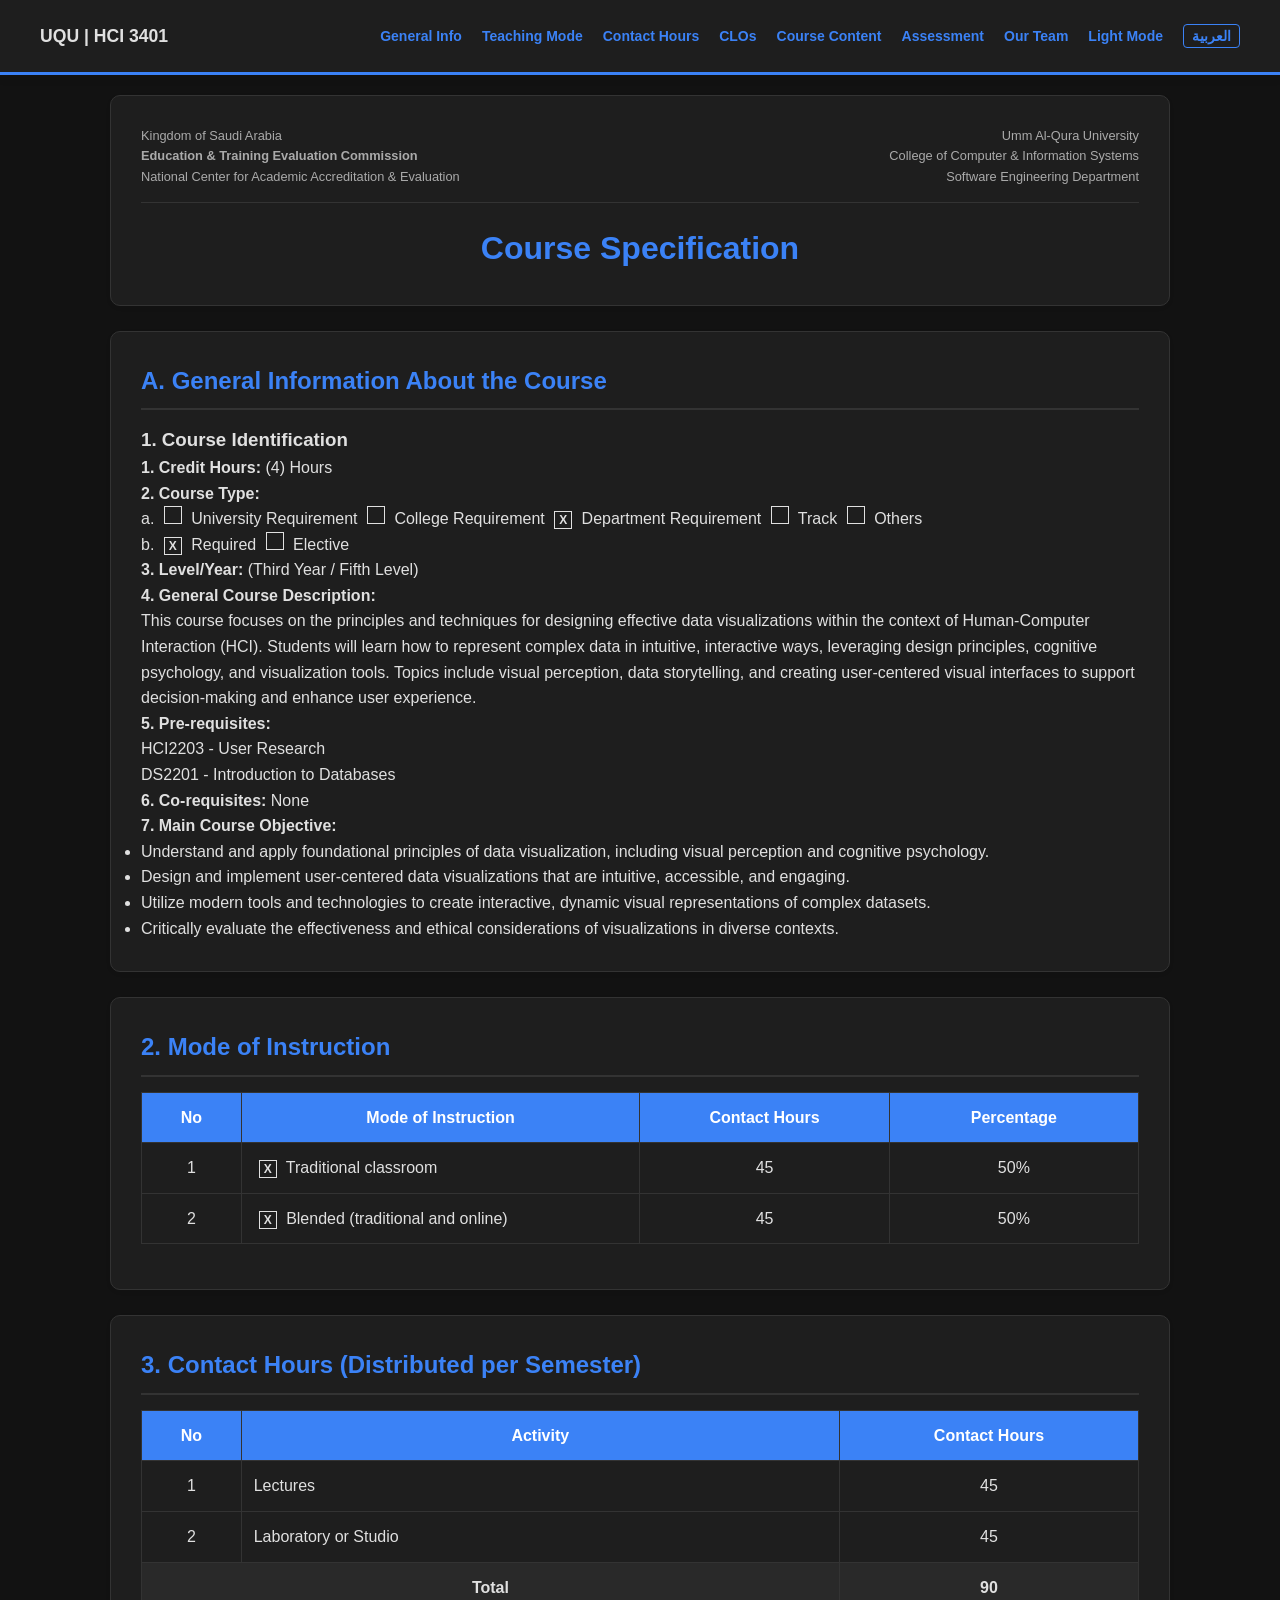
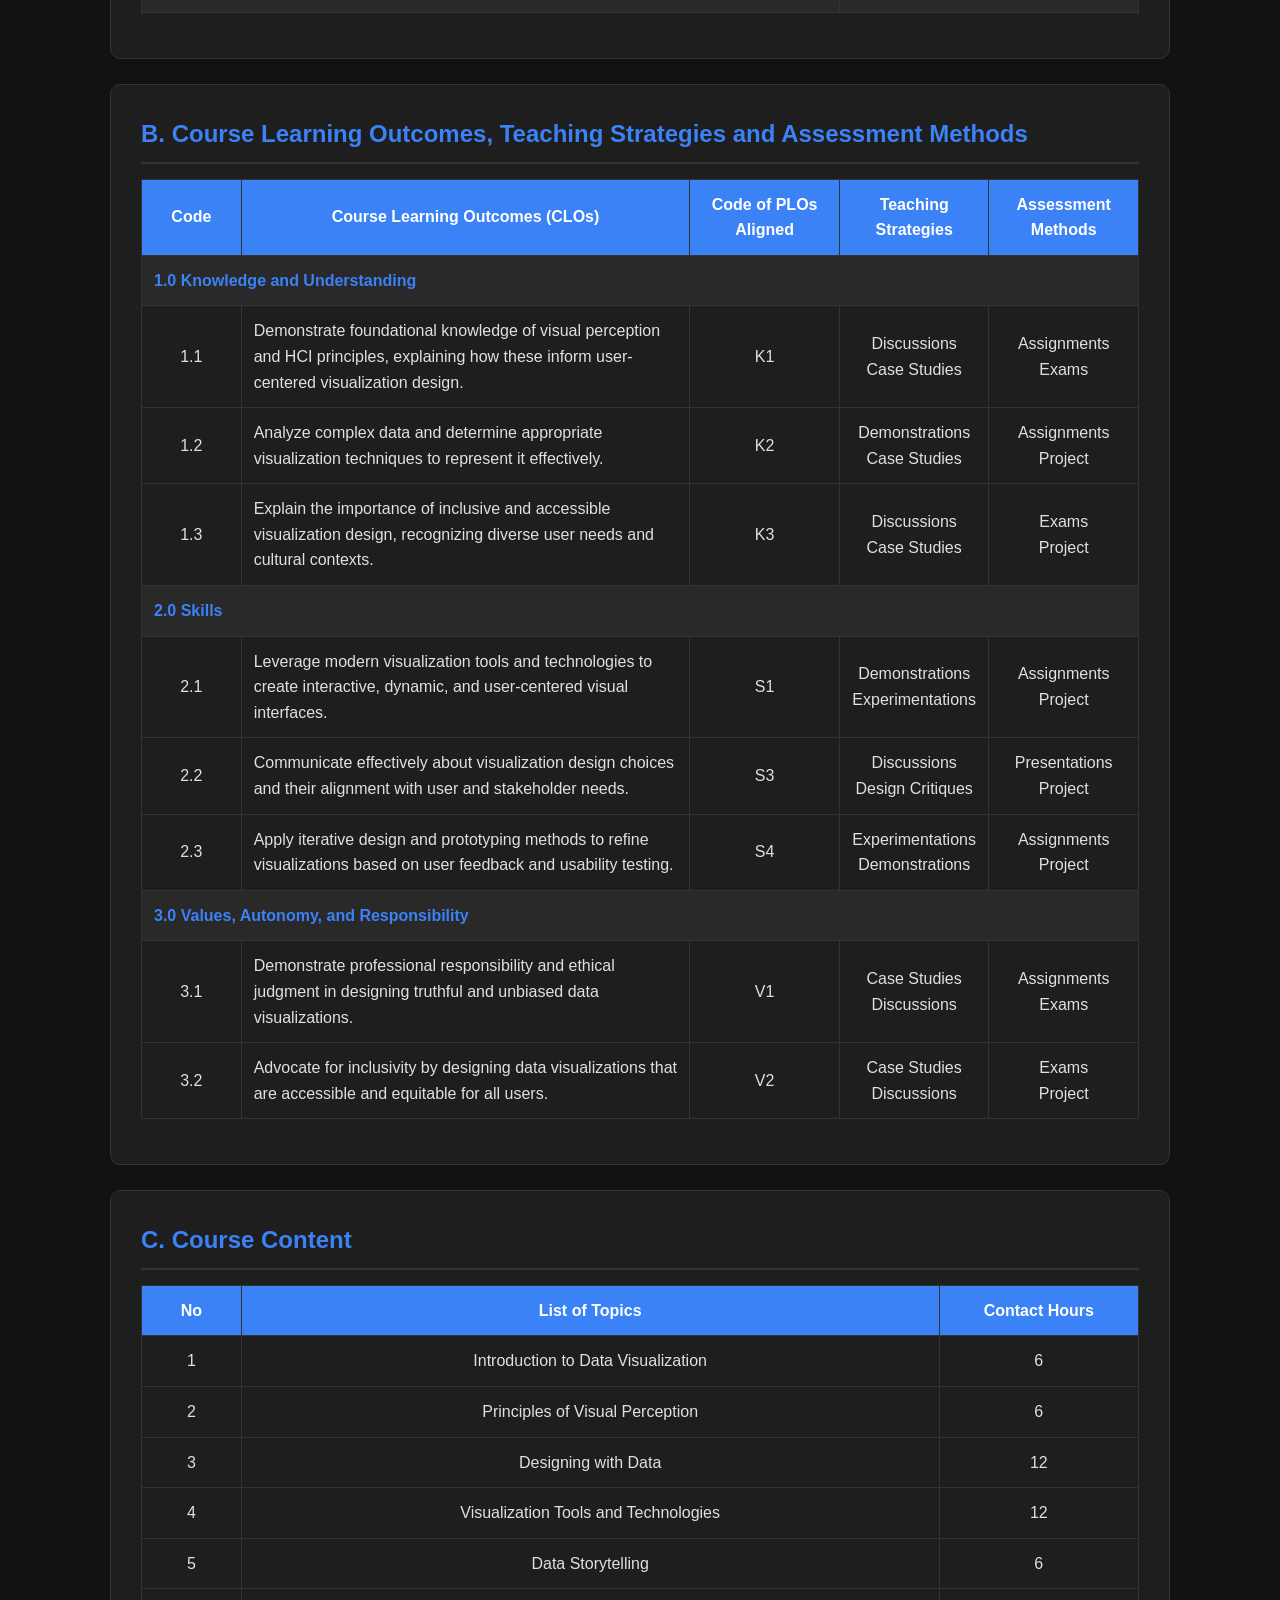
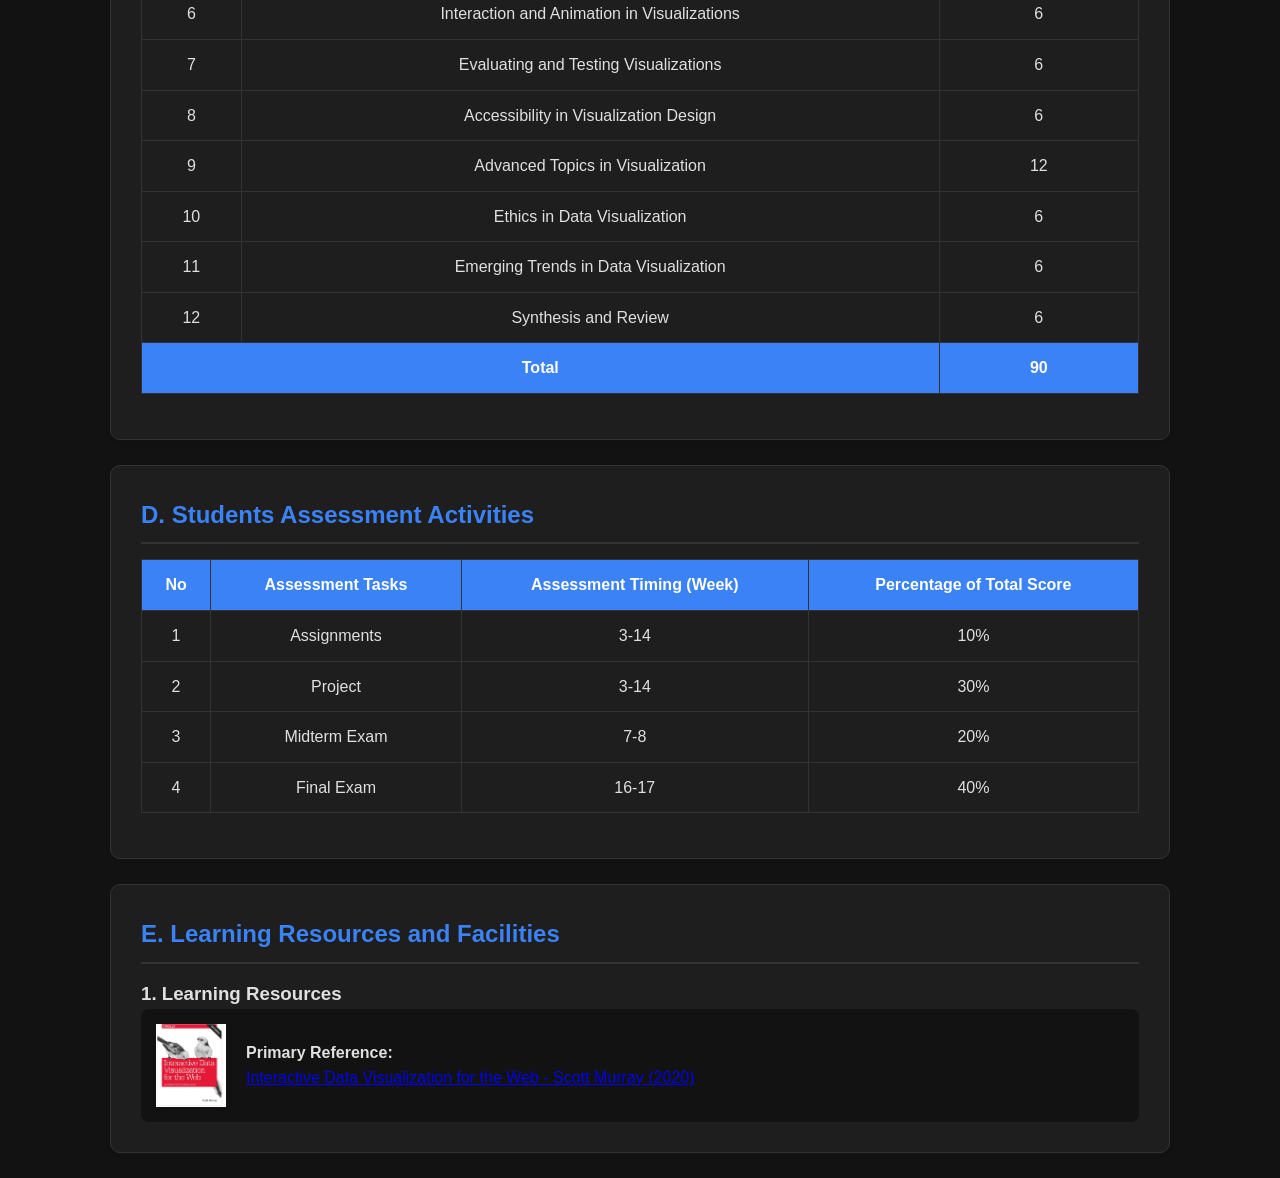
<file: en-dark.html>
<!DOCTYPE html>
<html lang="en" dir="ltr">
<head>
    <meta charset="UTF-8">
    <meta name="viewport" content="width=device-width, initial-scale=1.0">
    <title>Course Specification - Data Visualization Design (Dark Mode)</title>
    <link rel="stylesheet" href="style.css">
    <style>
        /* Smooth scrolling transition when clicking navigation links */
        html {
            scroll-behavior: smooth;
        }
    </style>
</head>
<body class="dark-body">

    <nav class="top-navbar">
        <div class="nav-brand">UQU | HCI 3401</div>
        <ul class="nav-links">
            <li><a href="#general-info">General Info</a></li>
            <li><a href="#teaching-mode">Teaching Mode</a></li>
            <li><a href="#contact-hours">Contact Hours</a></li>
            <li><a href="#clos">CLOs</a></li>
            <li><a href="#course-content">Course Content</a></li>
            <li><a href="#assessment-activities">Assessment</a></li>
            <li><a href="team.html">Our Team</a></li>
            <li><a href="index.html">Light Mode</a></li> <li><a href="ar-dark.html" style="color: var(--primary); border: 1px solid var(--primary); padding: 3px 8px; border-radius: 4px;">العربية</a></li>
        </ul>
    </nav>

    <div class="container">
        
        <header class="content-card">
            <div style="display: flex; justify-content: space-between; font-size: 0.8rem; color: #aaa; padding-bottom: 15px; border-bottom: 1px solid #333;">
                <div style="text-align: left;">Kingdom of Saudi Arabia<br><b>Education & Training Evaluation Commission</b><br>National Center for Academic Accreditation & Evaluation</div>
                <div style="text-align: right;">Umm Al-Qura University<br>College of Computer & Information Systems<br>Software Engineering Department</div>
            </div>
            <h1 style="margin-top: 20px; text-align: center; color: var(--primary);">Course Specification</h1>
        </header>

        <section id="general-info" class="content-card">
            <h2>A. General Information About the Course</h2>
            <h3>1. Course Identification</h3>
            <p><strong>1. Credit Hours:</strong> (4) Hours</p>
            <p><strong>2. Course Type:</strong></p>
            <p>a. <span class="check-box"></span> University Requirement <span class="check-box"></span> College Requirement <span class="check-box">X</span> Department Requirement <span class="check-box"></span> Track <span class="check-box"></span> Others</p>
            <p>b. <span class="check-box">X</span> Required <span class="check-box"></span> Elective</p>
            <p><strong>3. Level/Year:</strong> (Third Year / Fifth Level)</p>
            <p><strong>4. General Course Description:</strong><br>
            This course focuses on the principles and techniques for designing effective data visualizations within the context of Human-Computer Interaction (HCI). Students will learn how to represent complex data in intuitive, interactive ways, leveraging design principles, cognitive psychology, and visualization tools. Topics include visual perception, data storytelling, and creating user-centered visual interfaces to support decision-making and enhance user experience.</p>
            <p><strong>5. Pre-requisites:</strong><br>
            HCI2203 - User Research <br> DS2201 - Introduction to Databases</p>
            <p><strong>6. Co-requisites:</strong> None</p>
            <p><strong>7. Main Course Objective:</strong></p>
            <ul>
                <li>Understand and apply foundational principles of data visualization, including visual perception and cognitive psychology.</li>
                <li>Design and implement user-centered data visualizations that are intuitive, accessible, and engaging.</li>
                <li>Utilize modern tools and technologies to create interactive, dynamic visual representations of complex datasets.</li>
                <li>Critically evaluate the effectiveness and ethical considerations of visualizations in diverse contexts.</li>
            </ul>
        </section>

        <section id="teaching-mode" class="content-card">
            <h2>2. Mode of Instruction</h2>
            <div class="table-container">
                <table>
                    <thead>
                        <tr>
                            <th style="width: 10%;">No</th>
                            <th style="width: 40%;">Mode of Instruction</th>
                            <th style="width: 25%;">Contact Hours</th>
                            <th style="width: 25%;">Percentage</th>
                        </tr>
                    </thead>
                    <tbody>
                        <tr>
                            <td>1</td>
                            <td style="text-align: left;"><span class="check-box">X</span> Traditional classroom</td>
                            <td>45</td>
                            <td>50%</td>
                        </tr>
                        <tr>
                            <td>2</td>
                            <td style="text-align: left;"><span class="check-box">X</span> Blended (traditional and online)</td>
                            <td>45</td>
                            <td>50%</td>
                        </tr>
                    </tbody>
                </table>
            </div>
        </section>

        <section id="contact-hours" class="content-card">
            <h2>3. Contact Hours (Distributed per Semester)</h2>
            <div class="table-container">
                <table>
                    <thead>
                        <tr>
                            <th style="width: 10%;">No</th>
                            <th style="width: 60%;">Activity</th>
                            <th style="width: 30%;">Contact Hours</th>
                        </tr>
                    </thead>
                    <tbody>
                        <tr><td>1</td><td style="text-align: left;">Lectures</td><td>45</td></tr>
                        <tr><td>2</td><td style="text-align: left;">Laboratory or Studio</td><td>45</td></tr>
                        <tr style="font-weight: bold; background-color: rgba(255,255,255,0.05);">
                            <td colspan="2">Total</td>
                            <td>90</td>
                        </tr>
                    </tbody>
                </table>
            </div>
        </section>

        <section id="clos" class="content-card">
            <h2>B. Course Learning Outcomes, Teaching Strategies and Assessment Methods</h2>
            <div class="table-container">
                <table>
                    <thead>
                        <tr>
                            <th style="width: 10%;">Code</th>
                            <th style="width: 45%;">Course Learning Outcomes (CLOs)</th>
                            <th style="width: 15%;">Code of PLOs Aligned</th>
                            <th style="width: 15%;">Teaching Strategies</th>
                            <th style="width: 15%;">Assessment Methods</th>
                        </tr>
                    </thead>
                    <tbody>
                        <tr style="background-color: rgba(255,255,255,0.05);">
                            <td colspan="5" style="text-align: left; font-weight: bold; color: var(--primary);">1.0 Knowledge and Understanding</td>
                        </tr>
                        <tr>
                            <td>1.1</td>
                            <td style="text-align: left;">Demonstrate foundational knowledge of visual perception and HCI principles, explaining how these inform user-centered visualization design.</td>
                            <td>K1</td>
                            <td>Discussions<br>Case Studies</td>
                            <td>Assignments<br>Exams</td>
                        </tr>
                        <tr>
                            <td>1.2</td>
                            <td style="text-align: left;">Analyze complex data and determine appropriate visualization techniques to represent it effectively.</td>
                            <td>K2</td>
                            <td>Demonstrations<br>Case Studies</td>
                            <td>Assignments<br>Project</td>
                        </tr>
                        <tr>
                            <td>1.3</td>
                            <td style="text-align: left;">Explain the importance of inclusive and accessible visualization design, recognizing diverse user needs and cultural contexts.</td>
                            <td>K3</td>
                            <td>Discussions<br>Case Studies</td>
                            <td>Exams<br>Project</td>
                        </tr>

                        <tr style="background-color: rgba(255,255,255,0.05);">
                            <td colspan="5" style="text-align: left; font-weight: bold; color: var(--primary);">2.0 Skills</td>
                        </tr>
                        <tr>
                            <td>2.1</td>
                            <td style="text-align: left;">Leverage modern visualization tools and technologies to create interactive, dynamic, and user-centered visual interfaces.</td>
                            <td>S1</td>
                            <td>Demonstrations<br>Experimentations</td>
                            <td>Assignments<br>Project</td>
                        </tr>
                        <tr>
                            <td>2.2</td>
                            <td style="text-align: left;">Communicate effectively about visualization design choices and their alignment with user and stakeholder needs.</td>
                            <td>S3</td>
                            <td>Discussions<br>Design Critiques</td>
                            <td>Presentations<br>Project</td>
                        </tr>
                        <tr>
                            <td>2.3</td>
                            <td style="text-align: left;">Apply iterative design and prototyping methods to refine visualizations based on user feedback and usability testing.</td>
                            <td>S4</td>
                            <td>Experimentations<br>Demonstrations</td>
                            <td>Assignments<br>Project</td>
                        </tr>

                        <tr style="background-color: rgba(255,255,255,0.05);">
                            <td colspan="5" style="text-align: left; font-weight: bold; color: var(--primary);">3.0 Values, Autonomy, and Responsibility</td>
                        </tr>
                        <tr>
                            <td>3.1</td>
                            <td style="text-align: left;">Demonstrate professional responsibility and ethical judgment in designing truthful and unbiased data visualizations.</td>
                            <td>V1</td>
                            <td>Case Studies<br>Discussions</td>
                            <td>Assignments<br>Exams</td>
                        </tr>
                        <tr>
                            <td>3.2</td>
                            <td style="text-align: left;">Advocate for inclusivity by designing data visualizations that are accessible and equitable for all users.</td>
                            <td>V2</td>
                            <td>Case Studies<br>Discussions</td>
                            <td>Exams<br>Project</td>
                        </tr>
                    </tbody>
                </table>
            </div>
        </section>

        <section id="course-content" class="content-card">
            <h2>C. Course Content</h2>
            <div class="table-container">
                <table>
                    <thead>
                        <tr>
                            <th style="width: 10%;">No</th>
                            <th style="width: 70%;">List of Topics</th>
                            <th style="width: 20%;">Contact Hours</th>
                        </tr>
                    </thead>
                    <tbody>
                        <tr><td>1</td><td>Introduction to Data Visualization</td><td>6</td></tr>
                        <tr><td>2</td><td>Principles of Visual Perception</td><td>6</td></tr>
                        <tr><td>3</td><td>Designing with Data</td><td>12</td></tr>
                        <tr><td>4</td><td>Visualization Tools and Technologies</td><td>12</td></tr>
                        <tr><td>5</td><td>Data Storytelling</td><td>6</td></tr>
                        <tr><td>6</td><td>Interaction and Animation in Visualizations</td><td>6</td></tr>
                        <tr><td>7</td><td>Evaluating and Testing Visualizations</td><td>6</td></tr>
                        <tr><td>8</td><td>Accessibility in Visualization Design</td><td>6</td></tr>
                        <tr><td>9</td><td>Advanced Topics in Visualization</td><td>12</td></tr>
                        <tr><td>10</td><td>Ethics in Data Visualization</td><td>6</td></tr>
                        <tr><td>11</td><td>Emerging Trends in Data Visualization</td><td>6</td></tr>
                        <tr><td>12</td><td>Synthesis and Review</td><td>6</td></tr>
                    </tbody>
                    <tfoot>
                        <tr style="background-color: var(--primary); color: white; font-weight: bold;">
                            <td colspan="2">Total</td>
                            <td>90</td>
                        </tr>
                    </tfoot>
                </table>
            </div>
        </section>

        <section id="assessment-activities" class="content-card">
            <h2>D. Students Assessment Activities</h2>
            <div class="table-container">
                <table>
                    <thead>
                        <tr>
                            <th>No</th>
                            <th>Assessment Tasks</th>
                            <th>Assessment Timing (Week)</th>
                            <th>Percentage of Total Score</th>
                        </tr>
                    </thead>
                    <tbody>
                        <tr><td>1</td><td>Assignments</td><td>3-14</td><td>10%</td></tr>
                        <tr><td>2</td><td>Project</td><td>3-14</td><td>30%</td></tr>
                        <tr><td>3</td><td>Midterm Exam</td><td>7-8</td><td>20%</td></tr>
                        <tr><td>4</td><td>Final Exam</td><td>16-17</td><td>40%</td></tr>
                    </tbody>
                </table>
            </div>
        </section>

        <section class="content-card">
            <h2>E. Learning Resources and Facilities</h2>
            <h3>1. Learning Resources</h3>
            <div class="ref-container">
                <img src="images/book1.png" alt="Primary Reference Book" class="ref-img">
                <div>
                    <p><strong>Primary Reference:</strong></p>
                    <a href="https://www.amazon.com/Interactive-Data-Visualization-Web-Introduction/dp/1491921285" target="_blank" class="ref-link">
                        Interactive Data Visualization for the Web - Scott Murray (2020)
                    </a>
                </div>
            </div>
        </section>
    </div>

</body>
</html>
</file>
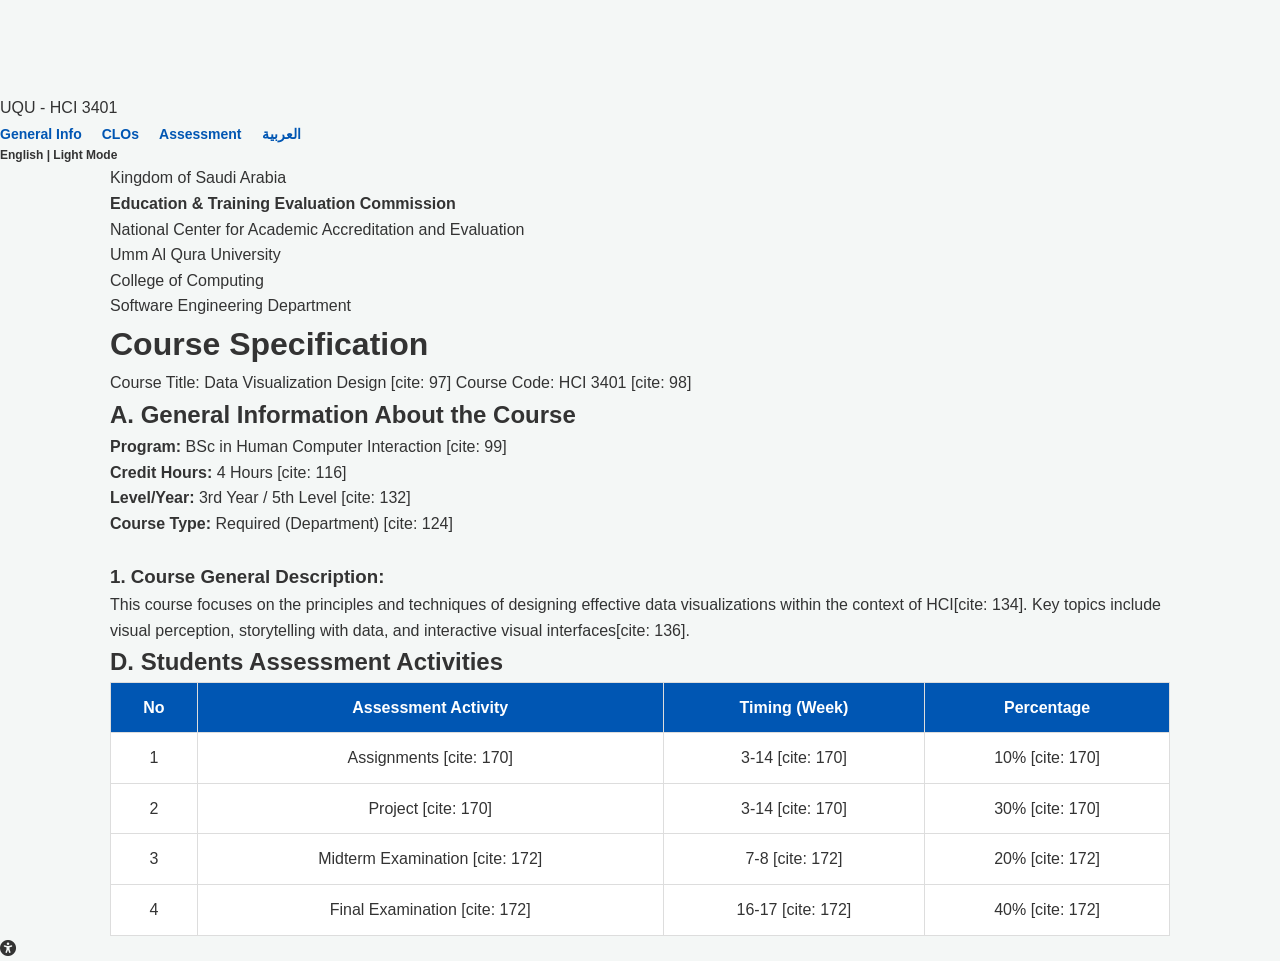
<file: en-light.html>
<!DOCTYPE html>
<html lang="en" dir="ltr">
<head>
    <meta charset="UTF-8">
    <meta name="viewport" content="width=device-width, initial-scale=1.0">
    <title>HCI 3401 Course Specification</title>
    <link rel="stylesheet" href="style.css">
    <link rel="stylesheet" href="https://cdnjs.cloudflare.com/ajax/libs/font-awesome/6.0.0/css/all.min.css">
</head>
<body>

    <nav class="top-bar">
        <div class="brand-name">UQU - HCI 3401</div>
        <ul class="nav-links">
            <li><a href="#general">General Info</a></li>
            <li><a href="#clos">CLOs</a></li>
            <li><a href="#assessment">Assessment</a></li>
            <li><a href="ar-light.html">العربية</a></li>
        </ul>
        <div style="font-size: 12px; font-weight: bold;">English | Light Mode</div>
    </nav>

    <div class="container">
        <header class="header-card">
            <div class="flex-header">
                <div class="etec-side">
                    <p>Kingdom of Saudi Arabia</p>
                    <p><strong>Education & Training Evaluation Commission</strong></p>
                    <p>National Center for Academic Accreditation and Evaluation</p>
                </div>
                <div class="uqu-side">
                    <p>Umm Al Qura University</p>
                    <p>College of Computing</p>
                    <p>Software Engineering Department</p>
                </div>
            </div>
            <h1 class="main-title">Course Specification</h1>
            <div class="sub-highlight">
                <span>Course Title: Data Visualization Design [cite: 97]</span>
                <span>Course Code: HCI 3401 [cite: 98]</span>
            </div>
        </header>

        <section id="general" class="card">
            <h2>A. General Information About the Course</h2>
            <p><strong>Program:</strong> BSc in Human Computer Interaction [cite: 99]</p>
            <p><strong>Credit Hours:</strong> 4 Hours [cite: 116]</p>
            <p><strong>Level/Year:</strong> 3rd Year / 5th Level [cite: 132]</p>
            <p><strong>Course Type:</strong> Required (Department) [cite: 124]</p>
            <br>
            <h3>1. Course General Description:</h3>
            <p>This course focuses on the principles and techniques of designing effective data visualizations within the context of HCI[cite: 134]. Key topics include visual perception, storytelling with data, and interactive visual interfaces[cite: 136].</p>
        </section>

        <section id="assessment" class="card">
            <h2>D. Students Assessment Activities</h2>
            <table>
                <thead>
                    <tr><th>No</th><th>Assessment Activity</th><th>Timing (Week)</th><th>Percentage</th></tr>
                </thead>
                <tbody>
                    <tr><td>1</td><td>Assignments [cite: 170]</td><td>3-14 [cite: 170]</td><td>10% [cite: 170]</td></tr>
                    <tr><td>2</td><td>Project [cite: 170]</td><td>3-14 [cite: 170]</td><td>30% [cite: 170]</td></tr>
                    <tr><td>3</td><td>Midterm Examination [cite: 172]</td><td>7-8 [cite: 172]</td><td>20% [cite: 172]</td></tr>
                    <tr><td>4</td><td>Final Examination [cite: 172]</td><td>16-17 [cite: 172]</td><td>40% [cite: 172]</td></tr>
                </tbody>
            </table>
        </section>
    </div>

    <div class="fab-access"><i class="fas fa-universal-access"></i></div>

</body>
</html>
</file>
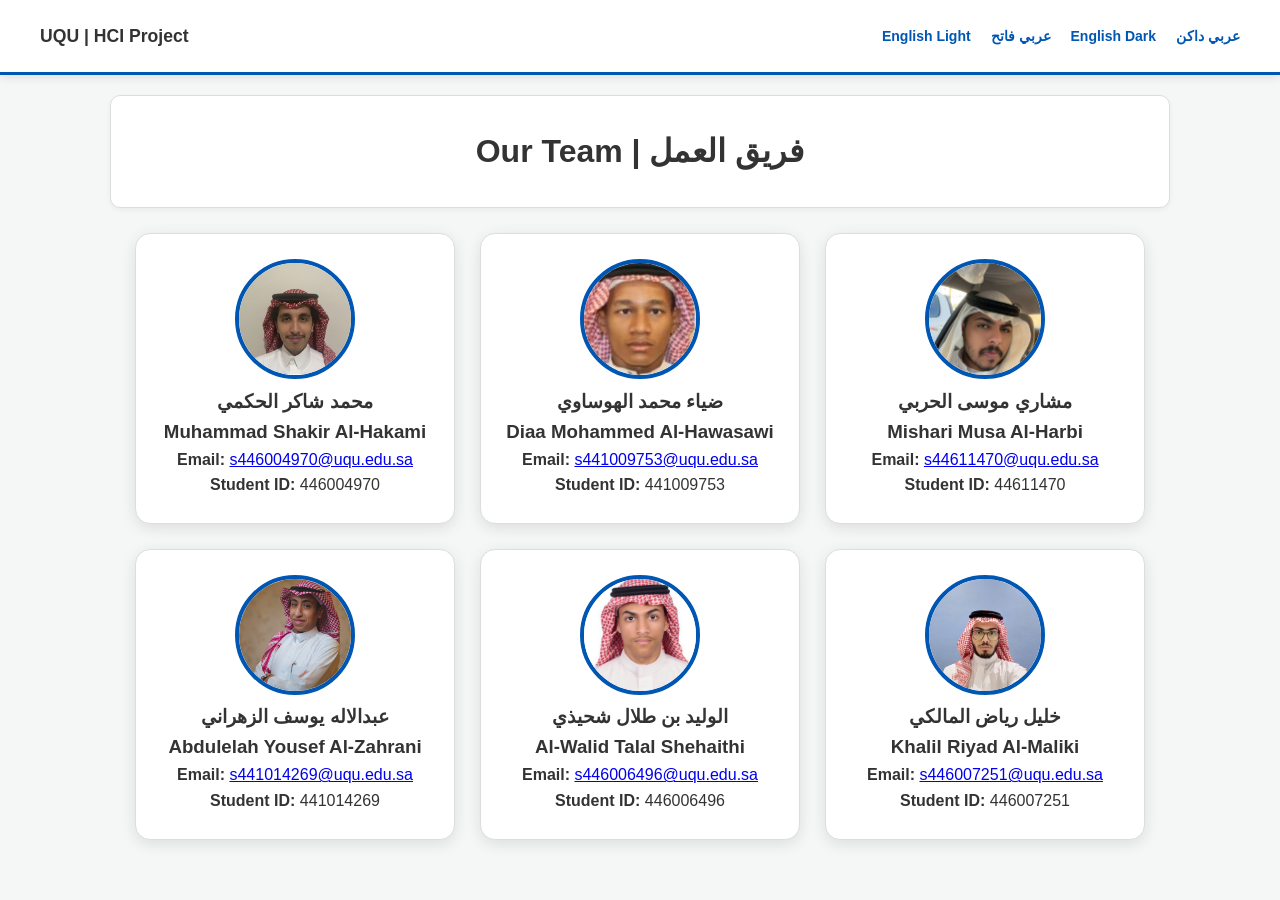
<file: team.html>
<!DOCTYPE html>
<html lang="en">
<head>
    <meta charset="UTF-8">
    <meta name="viewport" content="width=device-width, initial-scale=1.0">
    <title>Team Page - فريق العمل</title>
    <link rel="stylesheet" href="style.css">
</head>
<body>

    <nav class="top-navbar">
        <div class="nav-brand">UQU | HCI Project</div>
        <ul class="nav-links">
            <li><a href="index.html">English Light</a></li>
            <li><a href="ar-light.html">عربي فاتح</a></li>
            <li><a href="en-dark.html">English Dark</a></li>
            <li><a href="ar-dark.html">عربي داكن</a></li>
        </ul>
    </nav>

    <div class="container">
        <header class="content-card" style="text-align: center;">
            <h1 style="border: none;">Our Team | فريق العمل</h1>
        </header>

        <div class="team-container">

            <div class="team-card">
                <img src="images/member1.jpg" alt="Muhammad Shakir">
                <div class="names">
                    <h3 class="name-ar">محمد شاكر الحكمي</h3>
                    <h3 class="name-en">Muhammad Shakir Al-Hakami</h3>
                </div>
                <p><strong>Email:</strong> <a href="mailto:s446004970@uqu.edu.sa">s446004970@uqu.edu.sa</a></p>
                <p><strong>Student ID:</strong> 446004970</p>
            </div>

            <div class="team-card">
                <img src="images/member2.jpg" alt="Diaa Mohammed">
                <div class="names">
                    <h3 class="name-ar">ضياء محمد الهوساوي</h3>
                    <h3 class="name-en">Diaa Mohammed Al-Hawasawi</h3>
                </div>
                <p><strong>Email:</strong> <a href="mailto:s441009753@uqu.edu.sa">s441009753@uqu.edu.sa</a></p>
                <p><strong>Student ID:</strong> 441009753</p>
            </div>

            <div class="team-card">
                <img src="images/member3.jpg" alt="Mishari Musa">
                <div class="names">
                    <h3 class="name-ar">مشاري موسى الحربي</h3>
                    <h3 class="name-en">Mishari Musa Al-Harbi</h3>
                </div>
                <p><strong>Email:</strong> <a href="mailto:s44611470@uqu.edu.sa">s44611470@uqu.edu.sa</a></p>
                <p><strong>Student ID:</strong> 44611470</p>
            </div>

            <div class="team-card">
                <img src="images/member4.jpg" alt="Abdulelah Yousef">
                <div class="names">
                    <h3 class="name-ar">عبدالاله يوسف الزهراني</h3>
                    <h3 class="name-en">Abdulelah Yousef Al-Zahrani</h3>
                </div>
                <p><strong>Email:</strong> <a href="mailto:s441014269@uqu.edu.sa">s441014269@uqu.edu.sa</a></p>
                <p><strong>Student ID:</strong> 441014269</p>
            </div>

            <div class="team-card">
                <img src="images/member5.jpg" alt="Al-Walid Talal">
                <div class="names">
                    <h3 class="name-ar">الوليد بن طلال شحيذي</h3>
                    <h3 class="name-en">Al-Walid Talal Shehaithi</h3>
                </div>
                <p><strong>Email:</strong> <a href="mailto:s446006496@uqu.edu.sa">s446006496@uqu.edu.sa</a></p>
                <p><strong>Student ID:</strong> 446006496</p>
            </div>

            <div class="team-card">
                <img src="images/member6.jpg" alt="Khalil Riyad">
                <div class="names">
                    <h3 class="name-ar">خليل رياض المالكي</h3>
                    <h3 class="name-en">Khalil Riyad Al-Maliki</h3>
                </div>
                <p><strong>Email:</strong> <a href="mailto:s446007251@uqu.edu.sa">s446007251@uqu.edu.sa</a></p>
                <p><strong>Student ID:</strong> 446007251</p>
            </div>

        </div>
    </div>

</body>
</html>
</file>
<file: style.css>
/* 1. إعدادات الصفحة الأساسية وحركة النزول الانسيابي */
html {
    scroll-behavior: smooth; /* يخلي الشاشة تنزل بنعومة وسلاسة لما تضغط على الأزرار العلوية */
}

/* الألوان الافتراضية للوضع الفاتح */
:root {
    --primary: #0056b3;
    --bg: #f4f7f6;
    --card: #ffffff;
    --text: #333;
    --border: #ddd;
}

/* الألوان الخاصة بالوضع الداكن */
.dark-body {
    --bg: #121212;
    --card: #1e1e1e;
    --text: #e0e0e0;
    --border: #333;
    --primary: #3b82f6;
}

* { 
    margin: 0; 
    padding: 0; 
    box-sizing: border-box; 
}

body { 
    font-family: Arial, sans-serif; 
    background-color: var(--bg); 
    color: var(--text); 
    line-height: 1.6; 
    padding-top: 95px; /* يمنع الكلام من الاختفاء تحت شريط الأزرار العلوي */
}

/* 2. شريط التنقل العلوي الثابت والمقاوم للتداخل */
.top-navbar {
    position: fixed; /* يثبت الشريط في أعلى الشاشة طول الوقت أثناء التصفح */
    top: 0; left: 0; width: 100%;
    background-color: var(--card); 
    border-bottom: 3px solid var(--primary);
    display: flex; 
    justify-content: space-between; 
    align-items: center;
    padding: 0 40px; 
    height: 75px; 
    z-index: 1000; 
    box-shadow: 0 2px 10px rgba(0,0,0,0.1);
}

.nav-brand {
    font-weight: bold;
    color: var(--text);
    font-size: 1.1rem;
    white-space: nowrap; /* يمنع اسم الجامعة من الانقسام */
}

.nav-links { 
    display: flex; 
    gap: 20px; 
    list-style: none; 
}

.nav-links a { 
    text-decoration: none; 
    color: var(--primary); 
    font-weight: bold; 
    font-size: 14px; 
    white-space: nowrap; /* يمنع نص الزر الواحد من الانقسام والتداخل */
}

/* التحسين الإجباري والنهائي لشاشات الجوال (اللف الأفقي الصارم) */
@media (max-width: 768px) {
    .top-navbar {
        flex-direction: column; /* يحط اسم الجامعة فوق والأزرار تحت */
        justify-content: center;
        gap: 8px; 
        padding: 10px; 
        height: auto;
    }
    
    body { 
        padding-top: 115px; /* مسافة أمان علوية للجوال */
    }
    
    .nav-links {
        width: 100%;
        display: flex !important; /* إجبار الأزرار على البقاء بجانب بعضها */
        flex-direction: row !important; /* منع الأزرار من النزول تحت بعضها */
        flex-wrap: nowrap !important; /* منع الالتفاف الإجباري */
        overflow-x: auto !important; /* تفعيل سحب ولف الأزرار يمين ويسار بالإصبع */
        padding: 5px 10px 10px 10px;
        justify-content: flex-start;
        -webkit-overflow-scrolling: touch; /* تمرير فائق النعومة لشاشات اللمس */
        scrollbar-width: none; /* إخفاء الشريط في فايرفوكس */
    }
    
    .nav-links::-webkit-scrollbar { 
        display: none !important; /* إخفاء الشريط تماماً في كروم وسفاري */
    }
    
    .nav-links li {
        padding: 0 4px;
        display: inline-block;
    }
}

/* 3. تنسيق البطاقات البيضاء والهيكل العام للموقع */
.container { 
    max-width: 1100px; 
    margin: 0 auto; 
    padding: 0 20px; 
}

.content-card { 
    background: var(--card); /* خلفية بيضاء في الفاتح ورمادية في الداكن */
    padding: 30px; 
    margin-bottom: 25px; 
    border-radius: 10px; 
    border: 1px solid var(--border); 
    box-shadow: 0 2px 5px rgba(0,0,0,0.05);
}

.content-card h2 {
    color: var(--primary);
    margin-bottom: 15px;
    border-bottom: 2px solid var(--border);
    padding-bottom: 8px;
}

/* خانات الاختيار اليدوية المربعة [X] */
.check-box {
    display: inline-block; 
    width: 18px; height: 18px;
    border: 1px solid var(--text);
    text-align: center; line-height: 16px;
    font-weight: bold; margin: 0 5px; font-size: 12px;
}

/* 4. تنسيق الجداول المتجاوبة لجداول التوصيف والمخرجات */
.table-container {
    width: 100%;
    overflow-x: auto; /* يخلي الجداول تتحرك يمين ويسار في الجوال */
    margin: 15px 0;
}

table { 
    width: 100%; 
    border-collapse: collapse; 
    background-color: var(--card);
}

table th, table td { 
    border: 1px solid var(--border); 
    padding: 12px; 
    text-align: center; 
}

table th { 
    background-color: var(--primary); 
    color: white; 
}

/* 5. تنسيق كروت فريق العمل المستطيلة */
.team-container {
    display: flex; 
    flex-wrap: wrap; 
    justify-content: center; 
    gap: 25px;
}

.team-card {
    background-color: var(--card);
    width: 320px; 
    padding: 25px; 
    border-radius: 15px;
    border: 1px solid var(--border);
    box-shadow: 0 4px 15px rgba(0,0,0,0.1);
    text-align: center;
    transition: transform 0.3s ease;
}

.team-card:hover { 
    transform: translateY(-8px); 
}

.team-card img {
    width: 120px; height: 120px;
    border-radius: 50%; 
    object-fit: cover;
    border: 4px solid var(--primary);
}

/* 6. تنسيق مراجع الكتب والروابط */
.ref-container {
    display: flex; 
    align-items: center; 
    gap: 20px;
    background: var(--bg); 
    padding: 15px; 
    border-radius: 8px;
}

.ref-img {
    width: 70px; height: auto;
    box-shadow: 0 2px 5px rgba(0,0,0,0.1);
}

.nav-brand, .nav-links a {
    text-transform: none !important;
}
</file>
